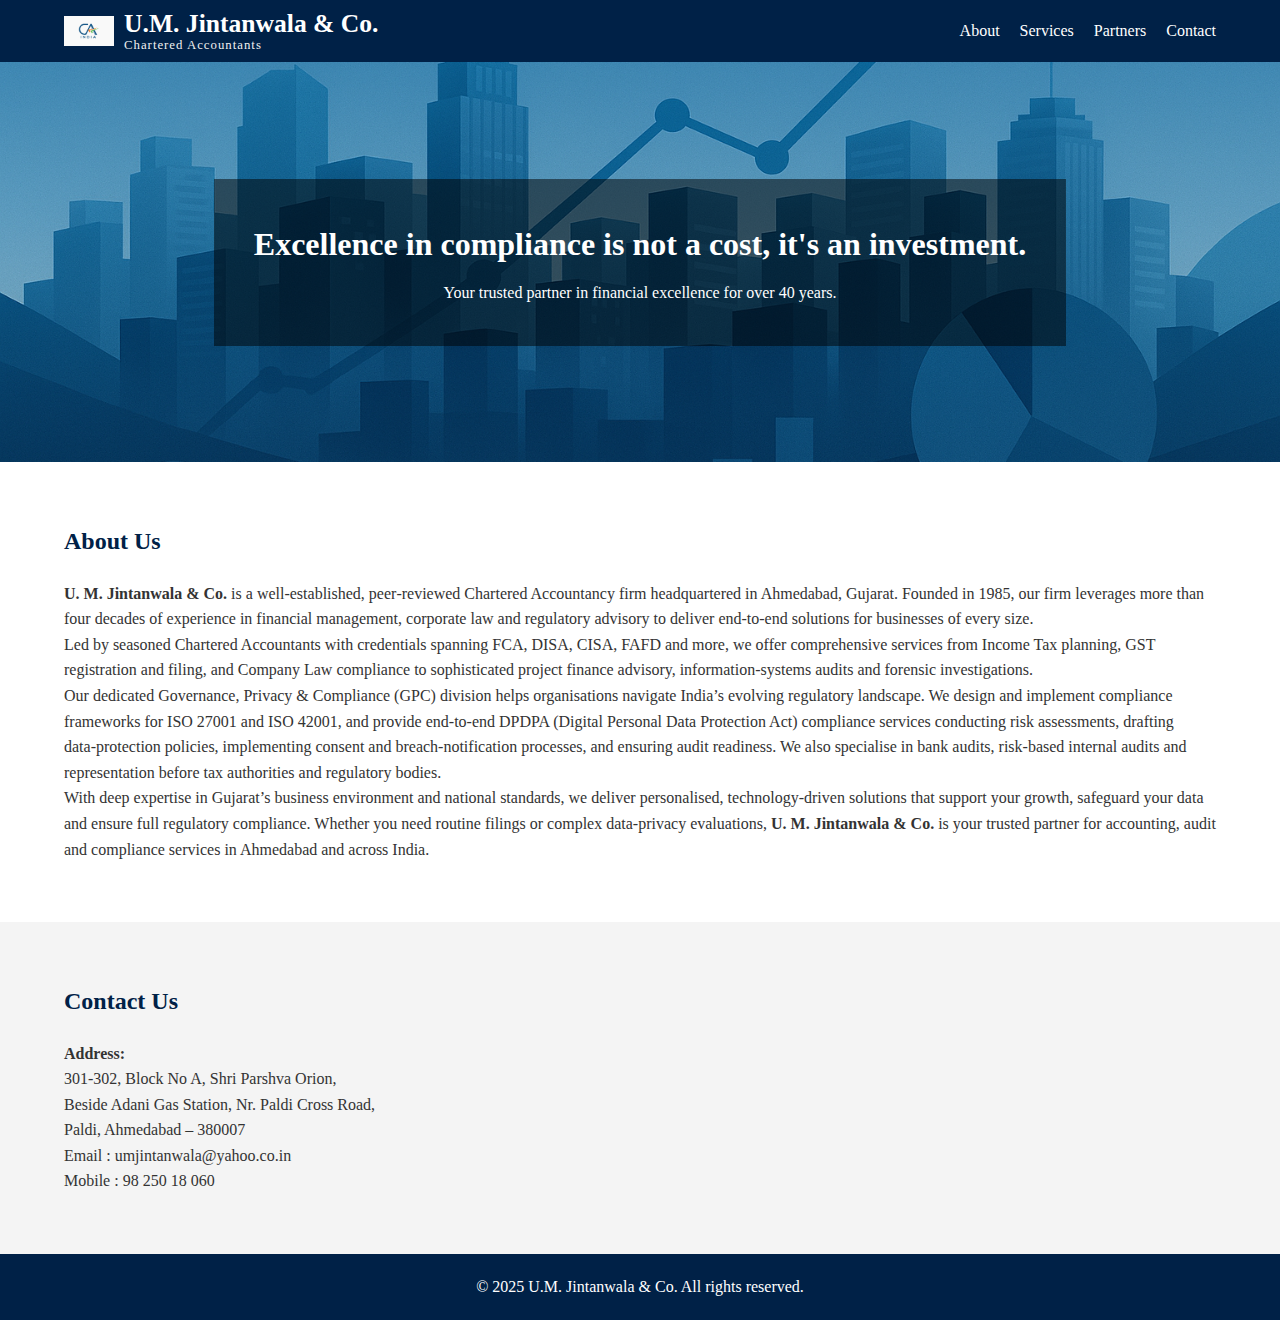
<file: index.html>
<!DOCTYPE html>
<html lang="en">
<head>
  <meta charset="UTF-8">
  <title>U.M. Jintanwala & Co. - Chartered Accountants</title>
  <link rel="stylesheet" href="styles.css">
    <link rel="icon" type="image/png" href="favicon.png">
</head>
<body>
  <header>
    <nav class="navbar">
      <div class="container">
        <div class="logo">
          <img src="calogonew.webp" alt="ICAI CA Logo" class="ca-logo">
          <div class="logo-text">
            <span class="firm-name">U.M. Jintanwala & Co.</span>
            <span class="designation">Chartered Accountants</span>
          </div>
        </div>
        <ul class="nav-links">
          <li><a href="#about">About</a></li>
                    <li><a href="services.html">Services</a></li>          <li><a href="partners.html">Partners</a></li>
          <li><a href="#contact">Contact</a></li>
        </ul>
      </div>
    </nav>
    <section class="hero">
      <div class="hero-overlay">
        <h1>Excellence in compliance is not a cost, it's an investment.</h1>
        <p>Your trusted partner in financial excellence for over 40 years.</p>
      </div>
    </section>
  </header>

  <section id="about" class="about section">
    <div class="container">
      <h2>About Us</h2>
      <p><strong>U. M. Jintanwala &amp; Co.</strong> is a well‑established, peer‑reviewed Chartered Accountancy firm headquartered in Ahmedabad, Gujarat. Founded in 1985, our firm leverages more than four decades of experience in financial management, corporate law and regulatory advisory to deliver end‑to‑end solutions for businesses of every size.</p>

<p>Led by seasoned Chartered Accountants with credentials spanning FCA, DISA, CISA, FAFD and more, we offer comprehensive services from Income Tax planning, GST registration and filing, and Company Law compliance to sophisticated project finance advisory, information‑systems audits and forensic investigations.</p>

<p>Our dedicated Governance, Privacy &amp; Compliance (GPC) division helps organisations navigate India’s evolving regulatory landscape. We design and implement compliance frameworks for ISO 27001 and ISO 42001, and provide end‑to‑end DPDPA (Digital Personal Data Protection Act) compliance services conducting risk assessments, drafting data‑protection policies, implementing consent and breach‑notification processes, and ensuring audit readiness. We also specialise in bank audits, risk‑based internal audits and representation before tax authorities and regulatory bodies.</p>

<p>With deep expertise in Gujarat’s business environment and national standards, we deliver personalised, technology‑driven solutions that support your growth, safeguard your data and ensure full regulatory compliance. Whether you need routine filings or complex data‑privacy evaluations, <strong>U. M. Jintanwala &amp; Co.</strong> is your trusted partner for accounting, audit and compliance services in Ahmedabad and across India.</p>

    </div>
  </section>

 <section id="contact" class="contact section">
    <div class="container">
      <h2>Contact Us</h2>
      <p><strong>Address:</strong><br>
        301-302, Block No A, Shri Parshva Orion,<br>
        Beside Adani Gas Station, Nr. Paldi Cross Road,<br>
        Paldi, Ahmedabad – 380007<br>
        Email : umjintanwala@yahoo.co.in<br>
        Mobile : 98 250 18 060
      </p>
    </div>
  </section>

  <footer>
    <div class="container">
      <p>&copy; 2025 U.M. Jintanwala &amp; Co. All rights reserved.</p>
    </div>
  </footer>
</body>
</html>
</file>
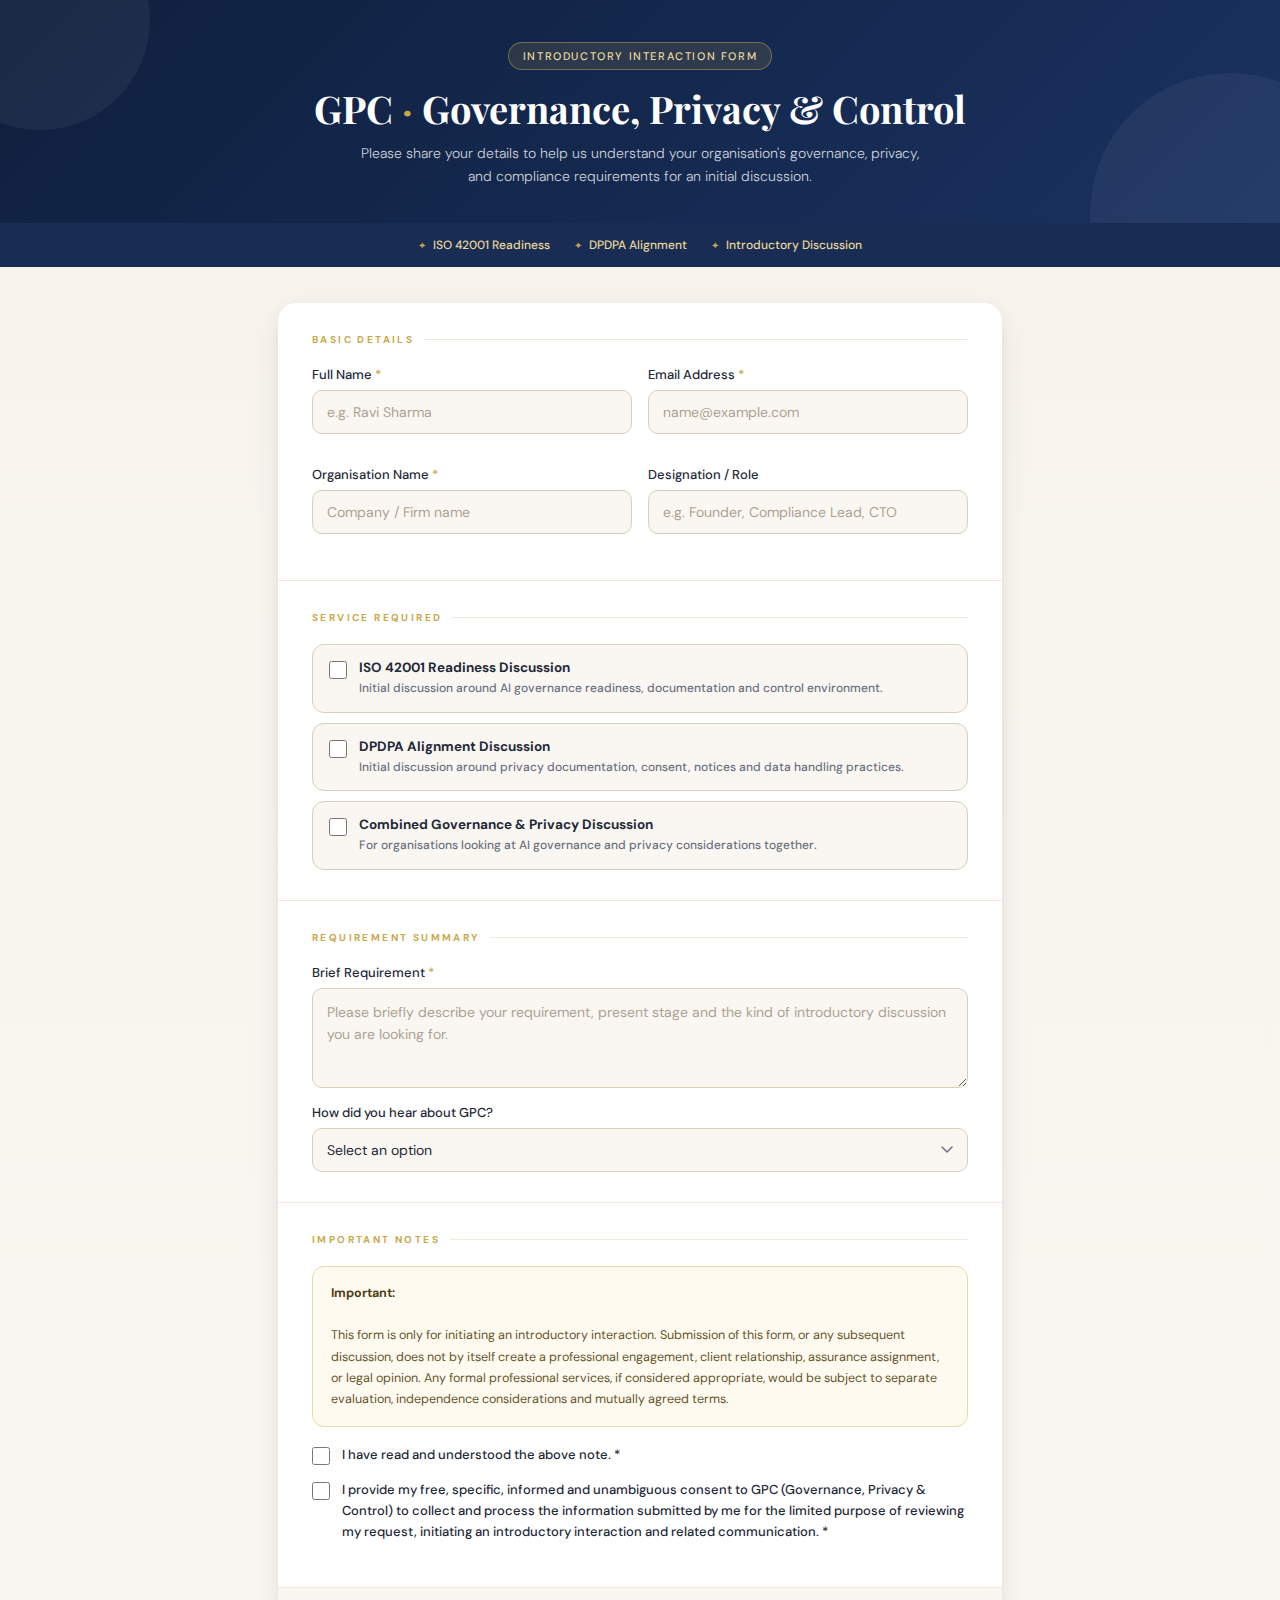
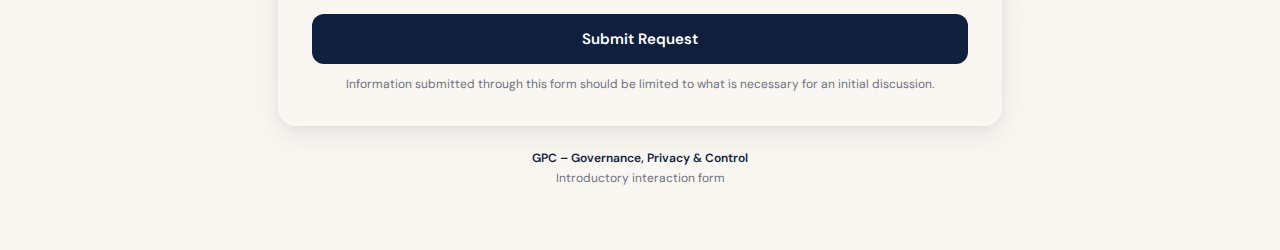
<file: GPC.html>
<!DOCTYPE html>
<html lang="en">
<head>
<meta charset="UTF-8">
<meta name="viewport" content="width=device-width, initial-scale=1.0">
<title>GPC – Introductory Interaction Form</title>
<link href="https://fonts.googleapis.com/css2?family=Playfair+Display:wght@600;700&family=DM+Sans:wght@300;400;500;700&display=swap" rel="stylesheet">
<style>
  :root {
    --navy: #0f1f3d;
    --navy-mid: #1a3260;
    --gold: #c9a84c;
    --gold-light: #ead79a;
    --cream: #faf7f2;
    --cream-dark: #f1ebdf;
    --white: #ffffff;
    --text: #1f2937;
    --text-muted: #6b7280;
    --border: #d8cfbf;
    --success: #2d7a4f;
    --error: #b94040;
    --consent-bg: #fffaf0;
    --consent-border: #ead9a4;
  }

  * { box-sizing: border-box; margin: 0; padding: 0; }

  body {
    font-family: 'DM Sans', sans-serif;
    background: linear-gradient(180deg, #f7f3ec 0%, #faf7f2 100%);
    color: var(--text);
    min-height: 100vh;
  }

  .header {
    background: linear-gradient(135deg, var(--navy) 0%, var(--navy-mid) 100%);
    padding: 42px 20px 34px;
    text-align: center;
    position: relative;
    overflow: hidden;
  }

  .header::before,
  .header::after {
    content: '';
    position: absolute;
    border-radius: 50%;
    background: rgba(255,255,255,0.05);
  }

  .header::before {
    width: 220px;
    height: 220px;
    top: -90px;
    left: -70px;
  }

  .header::after {
    width: 280px;
    height: 280px;
    right: -90px;
    bottom: -130px;
  }

  .header-inner {
    max-width: 760px;
    margin: 0 auto;
    position: relative;
    z-index: 1;
  }

  .badge {
    display: inline-block;
    padding: 6px 14px;
    margin-bottom: 16px;
    border-radius: 999px;
    border: 1px solid rgba(201,168,76,0.45);
    background: rgba(201,168,76,0.14);
    color: var(--gold-light);
    font-size: 11px;
    font-weight: 500;
    letter-spacing: 1.6px;
    text-transform: uppercase;
  }

  .header h1 {
    font-family: 'Playfair Display', serif;
    font-size: clamp(28px, 5vw, 38px);
    line-height: 1.2;
    color: var(--white);
    margin-bottom: 10px;
  }

  .header h1 span { color: var(--gold); }

  .header p {
    max-width: 560px;
    margin: 0 auto;
    color: rgba(255,255,255,0.78);
    font-size: 14px;
    line-height: 1.7;
    font-weight: 300;
  }

  .info-strip {
    background: #182c54;
    padding: 14px 18px;
    display: flex;
    justify-content: center;
    gap: 24px;
    flex-wrap: wrap;
  }

  .info-chip {
    color: var(--gold-light);
    font-size: 12px;
    font-weight: 500;
    display: flex;
    align-items: center;
    gap: 7px;
  }

  .info-chip::before {
    content: '✦';
    color: var(--gold);
    font-size: 10px;
  }

  .page-wrap {
    max-width: 760px;
    margin: 0 auto;
    padding: 36px 18px 56px;
  }

  .card {
    background: var(--white);
    border-radius: 18px;
    box-shadow: 0 10px 30px rgba(15,31,61,0.08), 0 2px 6px rgba(15,31,61,0.05);
    overflow: hidden;
  }

  .form-section {
    padding: 30px 34px;
    border-bottom: 1px solid var(--cream-dark);
  }

  .form-section:last-child {
    border-bottom: none;
  }

  .section-label {
    display: flex;
    align-items: center;
    gap: 10px;
    margin-bottom: 20px;
    color: var(--gold);
    font-size: 10px;
    font-weight: 700;
    letter-spacing: 2.4px;
    text-transform: uppercase;
  }

  .section-label::after {
    content: '';
    flex: 1;
    height: 1px;
    background: var(--cream-dark);
  }

  .field-row {
    display: grid;
    grid-template-columns: 1fr 1fr;
    gap: 16px;
    margin-bottom: 16px;
  }

  .field-row:last-child { margin-bottom: 0; }

  .field {
    display: flex;
    flex-direction: column;
    gap: 7px;
    margin-bottom: 16px;
  }

  .field:last-child { margin-bottom: 0; }

  label {
    font-size: 13px;
    font-weight: 500;
    color: var(--text);
  }

  .req {
    color: var(--gold);
  }

  input[type="text"],
  input[type="email"],
  select,
  textarea {
    width: 100%;
    border: 1.5px solid var(--border);
    border-radius: 10px;
    background: var(--cream);
    color: var(--text);
    font-family: 'DM Sans', sans-serif;
    font-size: 14px;
    padding: 12px 14px;
    outline: none;
    transition: 0.2s ease;
  }

  input::placeholder,
  textarea::placeholder { color: #aba394; }

  input:focus,
  select:focus,
  textarea:focus {
    border-color: var(--navy-mid);
    background: var(--white);
    box-shadow: 0 0 0 3px rgba(26,50,96,0.08);
  }

  textarea {
    min-height: 100px;
    resize: vertical;
    line-height: 1.6;
  }

  select {
    appearance: none;
    -webkit-appearance: none;
    background-image: url("data:image/svg+xml,%3Csvg xmlns='http://www.w3.org/2000/svg' width='12' height='8' viewBox='0 0 12 8'%3E%3Cpath d='M1 1l5 5 5-5' stroke='%236b7280' stroke-width='1.5' fill='none' stroke-linecap='round'/%3E%3C/svg%3E");
    background-repeat: no-repeat;
    background-position: right 14px center;
    padding-right: 38px;
  }

  .field-note {
    font-size: 12px;
    color: var(--text-muted);
    line-height: 1.5;
    margin-top: -2px;
  }

  .service-options {
    display: flex;
    flex-direction: column;
    gap: 10px;
  }

  .service-checkbox {
    display: flex;
    align-items: flex-start;
    gap: 12px;
    padding: 14px 16px;
    border: 1.5px solid var(--border);
    border-radius: 12px;
    background: var(--cream);
    cursor: pointer;
    transition: 0.2s ease;
  }

  .service-checkbox:hover {
    background: var(--white);
    border-color: var(--navy-mid);
  }

  .service-checkbox.checked {
    background: rgba(15,31,61,0.04);
    border-color: var(--navy);
  }

  .service-checkbox input[type="checkbox"] {
    width: 18px;
    height: 18px;
    min-width: 18px;
    margin-top: 2px;
    accent-color: var(--navy);
    cursor: pointer;
  }

  .service-checkbox-text strong {
    display: block;
    margin-bottom: 3px;
    font-size: 13.5px;
    color: var(--text);
  }

  .service-checkbox-text span {
    font-size: 12px;
    color: var(--text-muted);
    line-height: 1.55;
  }

  .consent-box {
    background: var(--consent-bg);
    border: 1.5px solid var(--consent-border);
    border-radius: 12px;
    padding: 16px 18px;
    margin-bottom: 18px;
  }

  .consent-box p {
    font-size: 12.5px;
    line-height: 1.7;
    color: #64552a;
  }

  .consent-box strong {
    color: #4f4016;
  }

  .check-row {
    display: flex;
    align-items: flex-start;
    gap: 12px;
    margin-bottom: 14px;
  }

  .check-row:last-child { margin-bottom: 0; }

  .check-row input[type="checkbox"] {
    width: 18px;
    height: 18px;
    min-width: 18px;
    margin-top: 2px;
    accent-color: var(--navy);
    cursor: pointer;
  }

  .check-row span {
    font-size: 13px;
    line-height: 1.6;
    color: var(--text);
  }

  .submit-section {
    background: var(--cream);
    padding: 26px 34px 34px;
  }

  .btn {
    width: 100%;
    border: none;
    border-radius: 12px;
    padding: 15px 20px;
    background: var(--navy);
    color: var(--white);
    font-family: 'DM Sans', sans-serif;
    font-size: 15px;
    font-weight: 600;
    cursor: pointer;
    transition: 0.2s ease;
  }

  .btn:hover {
    background: var(--navy-mid);
    transform: translateY(-1px);
    box-shadow: 0 8px 20px rgba(15,31,61,0.20);
  }

  .submit-note {
    margin-top: 12px;
    text-align: center;
    font-size: 12px;
    color: var(--text-muted);
  }

  .error-msg {
    font-size: 12px;
    color: var(--error);
    display: none;
    margin-top: 2px;
  }

  .field.has-error input,
  .field.has-error select,
  .field.has-error textarea,
  .checkbox-error {
    border-color: var(--error) !important;
  }

  .field.has-error .error-msg,
  .error-msg.show {
    display: block;
  }

  .success-screen {
    display: none;
    text-align: center;
    padding: 60px 30px;
  }

  .success-icon {
    width: 68px;
    height: 68px;
    border-radius: 50%;
    margin: 0 auto 18px;
    display: flex;
    align-items: center;
    justify-content: center;
    background: rgba(45,122,79,0.10);
    border: 2px solid rgba(45,122,79,0.25);
    color: var(--success);
    font-size: 28px;
    font-weight: 700;
  }

  .success-screen h2 {
    font-family: 'Playfair Display', serif;
    color: var(--navy);
    font-size: 28px;
    margin-bottom: 10px;
  }

  .success-screen p {
    max-width: 430px;
    margin: 0 auto;
    font-size: 14px;
    color: var(--text-muted);
    line-height: 1.7;
  }

  .footer {
    text-align: center;
    padding: 22px 10px 6px;
    color: var(--text-muted);
    font-size: 12px;
    line-height: 1.7;
  }

  .footer strong {
    color: var(--navy);
    font-weight: 600;
  }

  @media (max-width: 640px) {
    .form-section,
    .submit-section {
      padding-left: 20px;
      padding-right: 20px;
    }

    .field-row {
      grid-template-columns: 1fr;
      gap: 0;
    }

    .info-strip {
      gap: 12px;
    }
  }
</style>
</head>
<body>

<div class="header">
  <div class="header-inner">
    <div class="badge">Introductory Interaction Form</div>
    <h1>GPC <span>·</span> Governance, Privacy &amp; Control</h1>
    <p>
      Please share your details to help us understand your organisation's governance, privacy,
      and compliance requirements for an initial discussion.
    </p>
  </div>
</div>

<div class="info-strip">
  <div class="info-chip">ISO 42001 Readiness</div>
  <div class="info-chip">DPDPA Alignment</div>
  <div class="info-chip">Introductory Discussion</div>
</div>

<div class="page-wrap">
  <div class="card">
    <form id="gpcForm" action="https://formspree.io/f/xeepqdep" method="POST" novalidate>
      <div class="form-section">
        <div class="section-label">Basic Details</div>

        <div class="field-row">
          <div class="field" id="field-name">
            <label for="name">Full Name <span class="req">*</span></label>
            <input type="text" id="name" name="name" placeholder="e.g. Ravi Sharma">
            <div class="error-msg">Please enter your full name.</div>
          </div>

          <div class="field" id="field-email">
            <label for="email">Email Address <span class="req">*</span></label>
            <input type="email" id="email" name="email" placeholder="name@example.com">
            <div class="error-msg">Please enter a valid email address.</div>
          </div>
        </div>

        <div class="field-row">
          <div class="field" id="field-org">
            <label for="org">Organisation Name <span class="req">*</span></label>
            <input type="text" id="org" name="org" placeholder="Company / Firm name">
            <div class="error-msg">Please enter your organisation name.</div>
          </div>

          <div class="field" id="field-role">
            <label for="role">Designation / Role</label>
            <input type="text" id="role" name="role" placeholder="e.g. Founder, Compliance Lead, CTO">
          </div>
        </div>
      </div>

      <div class="form-section">
        <div class="section-label">Service Required</div>

        <div class="service-options" id="serviceOptions">
          <label class="service-checkbox" id="svc-iso">
            <input type="checkbox" name="service" value="ISO 42001 Readiness Discussion" onchange="toggleService('svc-iso', this)">
            <div class="service-checkbox-text">
              <strong>ISO 42001 Readiness Discussion</strong>
              <span>Initial discussion around AI governance readiness, documentation and control environment.</span>
            </div>
          </label>

          <label class="service-checkbox" id="svc-dpdpa">
            <input type="checkbox" name="service" value="DPDPA Alignment Discussion" onchange="toggleService('svc-dpdpa', this)">
            <div class="service-checkbox-text">
              <strong>DPDPA Alignment Discussion</strong>
              <span>Initial discussion around privacy documentation, consent, notices and data handling practices.</span>
            </div>
          </label>

          <label class="service-checkbox" id="svc-combined">
            <input type="checkbox" name="service" value="Combined Governance and Privacy Discussion" onchange="toggleService('svc-combined', this)">
            <div class="service-checkbox-text">
              <strong>Combined Governance &amp; Privacy Discussion</strong>
              <span>For organisations looking at AI governance and privacy considerations together.</span>
            </div>
          </label>
        </div>

        <div class="error-msg" id="service-error" style="margin-top:8px;">Please select at least one service.</div>
      </div>

      <div class="form-section">
        <div class="section-label">Requirement Summary</div>

        <div class="field" id="field-req">
          <label for="req">Brief Requirement <span class="req">*</span></label>
          <textarea id="req" name="req" placeholder="Please briefly describe your requirement, present stage and the kind of introductory discussion you are looking for."></textarea>
          <div class="error-msg">Please enter a brief requirement.</div>
        </div>

        <div class="field" id="field-source">
          <label for="source">How did you hear about GPC?</label>
          <select id="source" name="source">
            <option value="">Select an option</option>
            <option>LinkedIn</option>
            <option>Referral</option>
            <option>Website</option>
            <option>Professional Network</option>
            <option>Other</option>
          </select>
        </div>
      </div>

      <div class="form-section">
        <div class="section-label">Important Notes</div>

        <div class="consent-box">
          <p>
            <strong>Important:</strong><br><br>
            This form is only for initiating an introductory interaction. Submission of this form,
            or any subsequent discussion, does not by itself create a professional engagement,
            client relationship, assurance assignment, or legal opinion. Any formal professional
            services, if considered appropriate, would be subject to separate evaluation,
            independence considerations and mutually agreed terms.
          </p>
        </div>

        <label class="check-row" id="agreeRow">
          <input type="checkbox" id="agree" name="agree">
          <span>I have read and understood the above note. <span class="req">*</span></span>
        </label>
        <div class="error-msg" id="agree-error">Please confirm that you have read the above note.</div>

        <label class="check-row" id="consentRow">
          <input type="checkbox" id="consent" name="consent">
          <span>
            I provide my free, specific, informed and unambiguous consent to GPC (Governance, Privacy &amp; Control)
            to collect and process the information submitted by me for the limited purpose of reviewing my request,
            initiating an introductory interaction and related communication. <span class="req">*</span>
          </span>
        </label>
        <div class="error-msg" id="consent-error">Please provide consent to proceed.</div>
      </div>

      <div class="submit-section">
        <button type="submit" class="btn">Submit Request</button>
        <div class="submit-note">Information submitted through this form should be limited to what is necessary for an initial discussion.</div>
      </div>
    </form>

    <div class="success-screen" id="successScreen">
      <div class="success-icon">✓</div>
      <h2>Request Received</h2>
      <p>
        Thank you for sharing your details. We will review your request and reach out,
        if appropriate, for an introductory interaction.
      </p>
    </div>
  </div>

  <div class="footer">
    <strong>GPC – Governance, Privacy &amp; Control</strong><br>
    Introductory interaction form
  </div>
</div>

<script>
  function toggleService(id, checkbox) {
    document.getElementById(id).classList.toggle('checked', checkbox.checked);
    document.getElementById('service-error').classList.remove('show');
  }

  function validateField(id, isValid) {
    const field = document.getElementById('field-' + id);
    if (!field) return isValid;
    field.classList.toggle('has-error', !isValid);
    return isValid;
  }

  function validateCheckbox(rowId, errorId, isChecked) {
    const row = document.getElementById(rowId);
    const error = document.getElementById(errorId);

    if (!isChecked) {
      row.classList.add('checkbox-error');
      error.classList.add('show');
    } else {
      row.classList.remove('checkbox-error');
      error.classList.remove('show');
    }

    return isChecked;
  }

  document.getElementById('gpcForm').addEventListener('submit', function(e) {
    

    let valid = true;

    valid = validateField('org', document.getElementById('org').value.trim() !== '') && valid;

    const email = document.getElementById('email').value.trim();
    const emailOk = /^[^\s@]+@[^\s@]+\.[^\s@]+$/.test(email);
    valid = validateField('email', emailOk) && valid;

    valid = validateField('req', document.getElementById('req').value.trim() !== '') && valid;

    const services = document.querySelectorAll('input[name="service"]:checked');
    const serviceError = document.getElementById('service-error');
    if (services.length === 0) {
      serviceError.classList.add('show');
      valid = false;
    } else {
      serviceError.classList.remove('show');
    }

    valid = validateCheckbox('agreeRow', 'agree-error', document.getElementById('agree').checked) && valid;
    valid = validateCheckbox('consentRow', 'consent-error', document.getElementById('consent').checked) && valid;

    if (!valid) {
      const firstError = document.querySelector('.has-error, .error-msg.show');
      if (firstError) {
        firstError.scrollIntoView({ behavior: 'smooth', block: 'center' });
      }
            e.preventDefault();
      return;
    }


  });
</script>

</body>
</html>
</file>
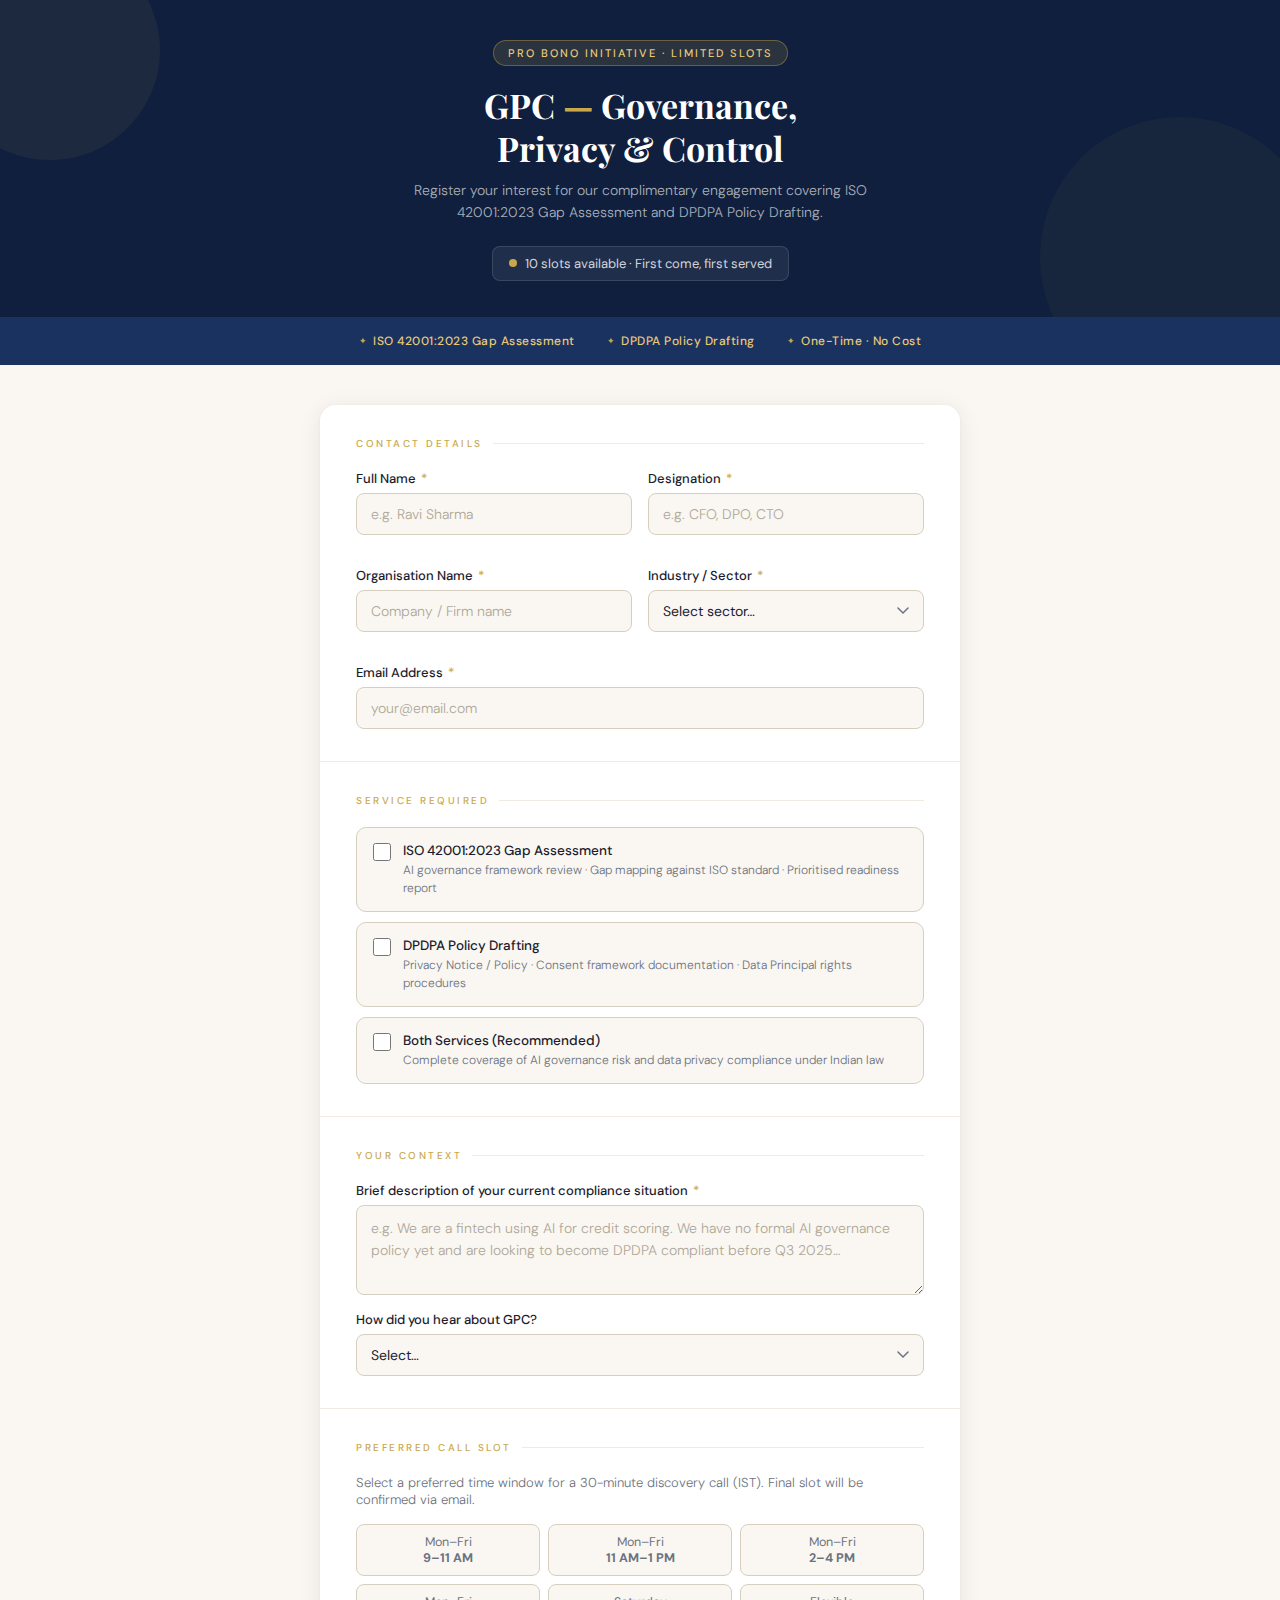
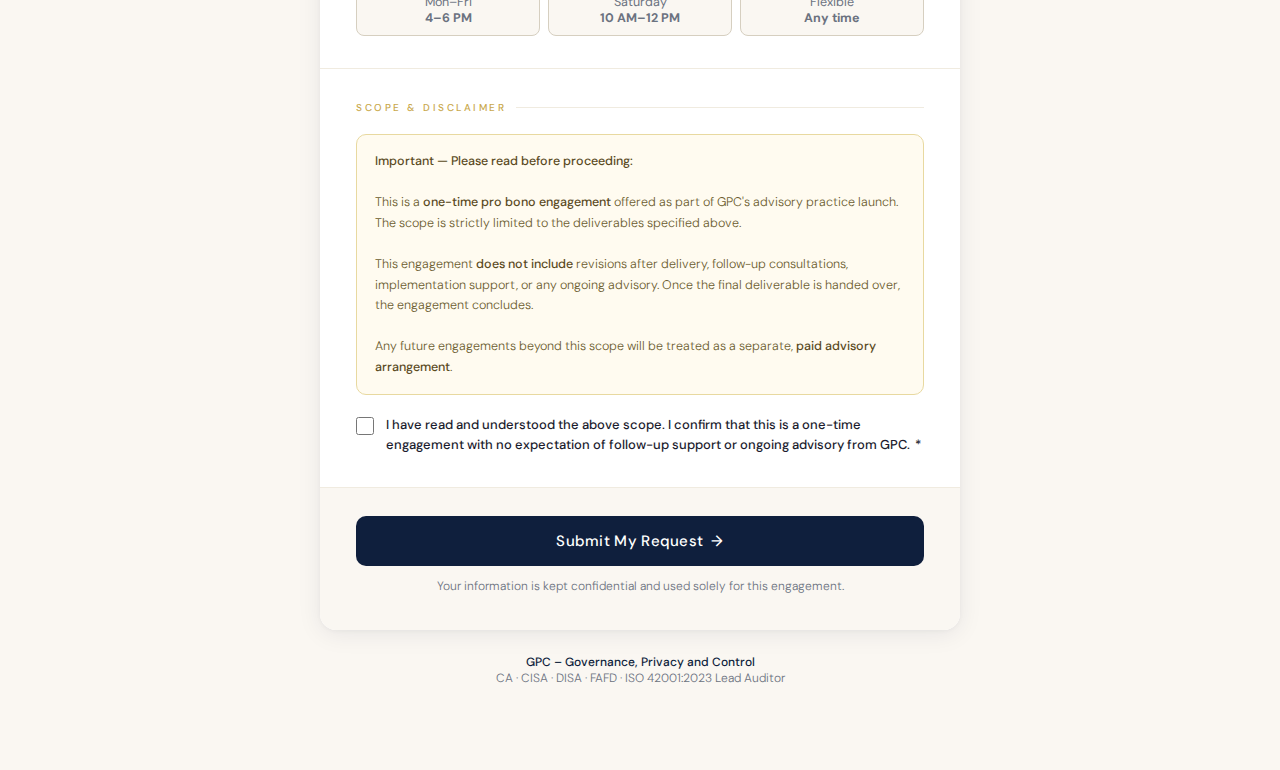
<file: gpc_intake_form.html>
<!DOCTYPE html>
<html lang="en">
<head>
<meta charset="UTF-8">
<meta name="viewport" content="width=device-width, initial-scale=1.0">
<title>GPC – Pro Bono Engagement Form</title>
<link href="https://fonts.googleapis.com/css2?family=Playfair+Display:wght@400;600;700&family=DM+Sans:wght@300;400;500&display=swap" rel="stylesheet">
<style>
  :root {
    --navy: #0f1f3d;
    --navy-mid: #1a3260;
    --gold: #c9a84c;
    --gold-light: #e8c97a;
    --cream: #faf7f2;
    --cream-dark: #f0ebe0;
    --text: #1c1c2e;
    --text-muted: #6b7280;
    --border: #d6cfc0;
    --success: #2d7a4f;
    --error: #b94040;
    --white: #ffffff;
  }

  * { margin: 0; padding: 0; box-sizing: border-box; }

  body {
    font-family: 'DM Sans', sans-serif;
    background: var(--cream);
    color: var(--text);
    min-height: 100vh;
  }

  /* Header */
  .header {
    background: var(--navy);
    padding: 40px 24px 36px;
    text-align: center;
    position: relative;
    overflow: hidden;
  }

  .header::before {
    content: '';
    position: absolute;
    top: -60px; left: -60px;
    width: 220px; height: 220px;
    border-radius: 50%;
    background: rgba(201,168,76,0.08);
  }

  .header::after {
    content: '';
    position: absolute;
    bottom: -80px; right: -40px;
    width: 280px; height: 280px;
    border-radius: 50%;
    background: rgba(201,168,76,0.05);
  }

  .header-inner { position: relative; z-index: 1; max-width: 640px; margin: 0 auto; }

  .badge {
    display: inline-block;
    background: rgba(201,168,76,0.15);
    border: 1px solid rgba(201,168,76,0.4);
    color: var(--gold-light);
    font-size: 11px;
    font-weight: 500;
    letter-spacing: 2px;
    text-transform: uppercase;
    padding: 5px 14px;
    border-radius: 20px;
    margin-bottom: 18px;
  }

  .header h1 {
    font-family: 'Playfair Display', serif;
    color: var(--white);
    font-size: clamp(24px, 5vw, 34px);
    font-weight: 700;
    line-height: 1.25;
    margin-bottom: 10px;
  }

  .header h1 span { color: var(--gold); }

  .header p {
    color: rgba(255,255,255,0.65);
    font-size: 14px;
    font-weight: 300;
    line-height: 1.6;
    max-width: 480px;
    margin: 0 auto 22px;
  }

  .slots-bar {
    display: inline-flex;
    align-items: center;
    gap: 8px;
    background: rgba(255,255,255,0.07);
    border: 1px solid rgba(255,255,255,0.12);
    border-radius: 8px;
    padding: 8px 16px;
    font-size: 13px;
    color: rgba(255,255,255,0.8);
  }

  .slots-dot {
    width: 8px; height: 8px;
    border-radius: 50%;
    background: var(--gold);
    animation: pulse 1.8s infinite;
  }

  @keyframes pulse {
    0%, 100% { opacity: 1; transform: scale(1); }
    50% { opacity: 0.5; transform: scale(0.85); }
  }

  /* Services */
  .services-strip {
    background: var(--navy-mid);
    padding: 16px 24px;
    display: flex;
    justify-content: center;
    gap: 32px;
    flex-wrap: wrap;
  }

  .service-tag {
    color: var(--gold-light);
    font-size: 12px;
    font-weight: 500;
    letter-spacing: 0.5px;
    display: flex;
    align-items: center;
    gap: 6px;
  }

  .service-tag::before {
    content: '✦';
    font-size: 9px;
    color: var(--gold);
  }

  /* Form container */
  .container {
    max-width: 680px;
    margin: 0 auto;
    padding: 40px 20px 60px;
  }

  .form-card {
    background: var(--white);
    border-radius: 16px;
    box-shadow: 0 4px 24px rgba(15,31,61,0.08), 0 1px 4px rgba(15,31,61,0.04);
    overflow: hidden;
  }

  .form-section {
    padding: 32px 36px;
    border-bottom: 1px solid var(--cream-dark);
  }

  .form-section:last-of-type { border-bottom: none; }

  .section-label {
    font-size: 10px;
    font-weight: 500;
    letter-spacing: 2.5px;
    text-transform: uppercase;
    color: var(--gold);
    margin-bottom: 20px;
    display: flex;
    align-items: center;
    gap: 10px;
  }

  .section-label::after {
    content: '';
    flex: 1;
    height: 1px;
    background: var(--cream-dark);
  }

  .field-row {
    display: grid;
    grid-template-columns: 1fr 1fr;
    gap: 16px;
    margin-bottom: 16px;
  }

  .field-row.full { grid-template-columns: 1fr; }

  .field {
    display: flex;
    flex-direction: column;
    gap: 6px;
    margin-bottom: 16px;
  }

  .field:last-child { margin-bottom: 0; }

  label {
    font-size: 13px;
    font-weight: 500;
    color: var(--text);
  }

  label .req {
    color: var(--gold);
    margin-left: 2px;
  }

  input[type="text"],
  input[type="email"],
  select,
  textarea {
    font-family: 'DM Sans', sans-serif;
    font-size: 14px;
    color: var(--text);
    background: var(--cream);
    border: 1.5px solid var(--border);
    border-radius: 8px;
    padding: 11px 14px;
    transition: border-color 0.2s, box-shadow 0.2s, background 0.2s;
    outline: none;
    width: 100%;
    -webkit-appearance: none;
  }

  input::placeholder, textarea::placeholder { color: #b0a898; font-weight: 300; }

  input:focus, select:focus, textarea:focus {
    border-color: var(--navy-mid);
    background: var(--white);
    box-shadow: 0 0 0 3px rgba(26,50,96,0.08);
  }

  textarea { resize: vertical; min-height: 90px; line-height: 1.6; }

  select {
    background-image: url("data:image/svg+xml,%3Csvg xmlns='http://www.w3.org/2000/svg' width='12' height='8' viewBox='0 0 12 8'%3E%3Cpath d='M1 1l5 5 5-5' stroke='%236b7280' stroke-width='1.5' fill='none' stroke-linecap='round'/%3E%3C/svg%3E");
    background-repeat: no-repeat;
    background-position: right 14px center;
    padding-right: 36px;
    cursor: pointer;
  }

  /* Service checkboxes */
  .service-options { display: flex; flex-direction: column; gap: 10px; }

  .service-checkbox {
    display: flex;
    align-items: flex-start;
    gap: 12px;
    padding: 14px 16px;
    border: 1.5px solid var(--border);
    border-radius: 10px;
    cursor: pointer;
    transition: border-color 0.2s, background 0.2s;
    background: var(--cream);
  }

  .service-checkbox:hover { border-color: var(--navy-mid); background: var(--white); }

  .service-checkbox input[type="checkbox"] {
    width: 18px; height: 18px;
    min-width: 18px;
    margin-top: 1px;
    accent-color: var(--navy);
    cursor: pointer;
    border-radius: 4px;
    background: transparent;
    border: 1.5px solid var(--border);
    padding: 0;
  }

  .service-checkbox.checked {
    border-color: var(--navy);
    background: rgba(15,31,61,0.03);
  }

  .service-checkbox-text strong {
    display: block;
    font-size: 13.5px;
    font-weight: 500;
    color: var(--text);
    margin-bottom: 2px;
  }

  .service-checkbox-text span {
    font-size: 12px;
    color: var(--text-muted);
    font-weight: 300;
    line-height: 1.5;
  }

  /* Slot selector */
  .slot-grid {
    display: grid;
    grid-template-columns: repeat(3, 1fr);
    gap: 8px;
  }

  .slot-btn {
    padding: 9px 6px;
    border: 1.5px solid var(--border);
    border-radius: 8px;
    background: var(--cream);
    font-family: 'DM Sans', sans-serif;
    font-size: 12.5px;
    color: var(--text-muted);
    cursor: pointer;
    text-align: center;
    transition: all 0.15s;
  }

  .slot-btn:hover { border-color: var(--navy-mid); color: var(--navy); background: var(--white); }
  .slot-btn.selected { border-color: var(--navy); background: var(--navy); color: var(--white); font-weight: 500; }

  /* Disclaimer */
  .disclaimer-box {
    background: #fffbf0;
    border: 1.5px solid #e8d9a0;
    border-radius: 10px;
    padding: 16px 18px;
    margin-bottom: 20px;
  }

  .disclaimer-box p {
    font-size: 12.5px;
    color: #6b5c2e;
    line-height: 1.65;
    font-weight: 300;
  }

  .disclaimer-box strong { font-weight: 500; color: #5a4a1e; }

  .accept-row {
    display: flex;
    align-items: flex-start;
    gap: 12px;
    cursor: pointer;
  }

  .accept-row input[type="checkbox"] {
    width: 18px; height: 18px;
    min-width: 18px;
    margin-top: 2px;
    accent-color: var(--navy);
    cursor: pointer;
    background: transparent;
    border: 1.5px solid var(--border);
    padding: 0;
  }

  .accept-row span {
    font-size: 13px;
    color: var(--text);
    line-height: 1.55;
  }

  .accept-row span strong { font-weight: 500; }

  /* Submit */
  .submit-section { padding: 28px 36px 36px; background: var(--cream); }

  .submit-btn {
    width: 100%;
    padding: 15px 24px;
    background: var(--navy);
    color: var(--white);
    font-family: 'DM Sans', sans-serif;
    font-size: 15px;
    font-weight: 500;
    border: none;
    border-radius: 10px;
    cursor: pointer;
    transition: background 0.2s, transform 0.15s, box-shadow 0.2s;
    letter-spacing: 0.3px;
    position: relative;
    overflow: hidden;
  }

  .submit-btn:hover {
    background: var(--navy-mid);
    box-shadow: 0 6px 20px rgba(15,31,61,0.25);
    transform: translateY(-1px);
  }

  .submit-btn:active { transform: translateY(0); }

  .submit-btn::after {
    content: '→';
    margin-left: 8px;
    transition: transform 0.2s;
    display: inline-block;
  }

  .submit-btn:hover::after { transform: translateX(4px); }

  .submit-note {
    text-align: center;
    margin-top: 12px;
    font-size: 12px;
    color: var(--text-muted);
    font-weight: 300;
  }

  /* Success state */
  .success-screen {
    display: none;
    text-align: center;
    padding: 60px 36px;
  }

  .success-icon {
    width: 64px; height: 64px;
    border-radius: 50%;
    background: rgba(45,122,79,0.1);
    border: 2px solid rgba(45,122,79,0.3);
    display: flex;
    align-items: center;
    justify-content: center;
    margin: 0 auto 20px;
    font-size: 26px;
  }

  .success-screen h2 {
    font-family: 'Playfair Display', serif;
    font-size: 24px;
    color: var(--navy);
    margin-bottom: 10px;
  }

  .success-screen p {
    font-size: 14px;
    color: var(--text-muted);
    font-weight: 300;
    line-height: 1.65;
    max-width: 380px;
    margin: 0 auto;
  }

  /* Error messages */
  .error-msg {
    font-size: 12px;
    color: var(--error);
    margin-top: 4px;
    display: none;
  }

  .field.has-error input,
  .field.has-error select,
  .field.has-error textarea {
    border-color: var(--error);
  }

  .field.has-error .error-msg { display: block; }

  /* Footer */
  .footer {
    text-align: center;
    padding: 24px;
    font-size: 12px;
    color: var(--text-muted);
    font-weight: 300;
  }

  .footer strong { color: var(--navy); font-weight: 500; }

  @media (max-width: 560px) {
    .form-section { padding: 24px 20px; }
    .submit-section { padding: 24px 20px 32px; }
    .field-row { grid-template-columns: 1fr; gap: 0; }
    .slot-grid { grid-template-columns: repeat(2, 1fr); }
    .services-strip { gap: 16px; }
  }
</style>
</head>
<body>

<!-- Header -->
<div class="header">
  <div class="header-inner">
    <div class="badge">Pro Bono Initiative · Limited Slots</div>
    <h1>GPC <span>—</span> Governance,<br>Privacy & Control</h1>
    <p>Register your interest for our complimentary engagement covering ISO 42001:2023 Gap Assessment and DPDPA Policy Drafting.</p>
    <div class="slots-bar">
      <div class="slots-dot"></div>
      <span>10 slots available · First come, first served</span>
    </div>
  </div>
</div>

<!-- Services strip -->
<div class="services-strip">
  <div class="service-tag">ISO 42001:2023 Gap Assessment</div>
  <div class="service-tag">DPDPA Policy Drafting</div>
  <div class="service-tag">One-Time · No Cost</div>
</div>

<!-- Form -->
<div class="container">
  <div class="form-card">
    <form id="gpcForm" novalidate>

      <!-- Section 1: Contact Details -->
      <div class="form-section">
        <div class="section-label">Contact Details</div>

        <div class="field-row">
          <div class="field" id="field-name">
            <label for="name">Full Name <span class="req">*</span></label>
            <input type="text" id="name" name="name" placeholder="e.g. Ravi Sharma">
            <span class="error-msg">Please enter your full name.</span>
          </div>
          <div class="field" id="field-designation">
            <label for="designation">Designation <span class="req">*</span></label>
            <input type="text" id="designation" name="designation" placeholder="e.g. CFO, DPO, CTO">
            <span class="error-msg">Please enter your designation.</span>
          </div>
        </div>

        <div class="field-row">
          <div class="field" id="field-org">
            <label for="org">Organisation Name <span class="req">*</span></label>
            <input type="text" id="org" name="org" placeholder="Company / Firm name">
            <span class="error-msg">Please enter your organisation name.</span>
          </div>
          <div class="field" id="field-industry">
            <label for="industry">Industry / Sector <span class="req">*</span></label>
            <select id="industry" name="industry">
              <option value="">Select sector…</option>
              <option>Banking & Financial Services</option>
              <option>Fintech / Payments</option>
              <option>Healthcare & Pharma</option>
              <option>Information Technology</option>
              <option>SaaS / Product</option>
              <option>E-commerce / Retail</option>
              <option>Manufacturing</option>
              <option>Legal / Consulting</option>
              <option>Education / EdTech</option>
              <option>Government / PSU</option>
              <option>Other</option>
            </select>
            <span class="error-msg">Please select your industry.</span>
          </div>
        </div>

        <div class="field" id="field-email">
          <label for="email">Email Address <span class="req">*</span></label>
          <input type="email" id="email" name="email" placeholder="your@email.com">
          <span class="error-msg">Please enter a valid email address.</span>
        </div>
      </div>

      <!-- Section 2: Service Selection -->
      <div class="form-section">
        <div class="section-label">Service Required</div>

        <div class="service-options" id="serviceOptions">
          <label class="service-checkbox" id="svc-iso">
            <input type="checkbox" name="service" value="ISO 42001:2023 Gap Assessment" onchange="toggleService('svc-iso', this)">
            <div class="service-checkbox-text">
              <strong>ISO 42001:2023 Gap Assessment</strong>
              <span>AI governance framework review · Gap mapping against ISO standard · Prioritised readiness report</span>
            </div>
          </label>

          <label class="service-checkbox" id="svc-dpdpa">
            <input type="checkbox" name="service" value="DPDPA Policy Drafting" onchange="toggleService('svc-dpdpa', this)">
            <div class="service-checkbox-text">
              <strong>DPDPA Policy Drafting</strong>
              <span>Privacy Notice / Policy · Consent framework documentation · Data Principal rights procedures</span>
            </div>
          </label>

          <label class="service-checkbox" id="svc-both">
            <input type="checkbox" name="service" value="Both Services" onchange="toggleService('svc-both', this)">
            <div class="service-checkbox-text">
              <strong>Both Services (Recommended)</strong>
              <span>Complete coverage of AI governance risk and data privacy compliance under Indian law</span>
            </div>
          </label>
        </div>
        <span class="error-msg" id="service-error" style="display:none; margin-top:8px;">Please select at least one service.</span>
      </div>

      <!-- Section 3: Context -->
      <div class="form-section">
        <div class="section-label">Your Context</div>

        <div class="field" id="field-situation">
          <label for="situation">Brief description of your current compliance situation <span class="req">*</span></label>
          <textarea id="situation" name="situation" placeholder="e.g. We are a fintech using AI for credit scoring. We have no formal AI governance policy yet and are looking to become DPDPA compliant before Q3 2025…"></textarea>
          <span class="error-msg">Please briefly describe your situation.</span>
        </div>

        <div class="field" id="field-referral">
          <label for="referral">How did you hear about GPC?</label>
          <select id="referral" name="referral">
            <option value="">Select…</option>
            <option>LinkedIn Page – GPC</option>
            <option>LinkedIn Post</option>
            <option>Personal Referral</option>
            <option>Other</option>
          </select>
        </div>
      </div>

      <!-- Section 4: Preferred Slot -->
      <div class="form-section">
        <div class="section-label">Preferred Call Slot</div>
        <p style="font-size:13px; color:var(--text-muted); margin-bottom:16px; font-weight:300;">Select a preferred time window for a 30-minute discovery call (IST). Final slot will be confirmed via email.</p>

        <div class="slot-grid" id="slotGrid">
          <button type="button" class="slot-btn" onclick="selectSlot(this, 'Mon–Fri, 9–11 AM')">Mon–Fri<br><strong>9–11 AM</strong></button>
          <button type="button" class="slot-btn" onclick="selectSlot(this, 'Mon–Fri, 11 AM–1 PM')">Mon–Fri<br><strong>11 AM–1 PM</strong></button>
          <button type="button" class="slot-btn" onclick="selectSlot(this, 'Mon–Fri, 2–4 PM')">Mon–Fri<br><strong>2–4 PM</strong></button>
          <button type="button" class="slot-btn" onclick="selectSlot(this, 'Mon–Fri, 4–6 PM')">Mon–Fri<br><strong>4–6 PM</strong></button>
          <button type="button" class="slot-btn" onclick="selectSlot(this, 'Sat, 10 AM–12 PM')">Saturday<br><strong>10 AM–12 PM</strong></button>
          <button type="button" class="slot-btn" onclick="selectSlot(this, 'Flexible / Any time')">Flexible<br><strong>Any time</strong></button>
        </div>
        <input type="hidden" id="slot" name="slot" value="">
      </div>

      <!-- Section 5: Disclaimer -->
      <div class="form-section">
        <div class="section-label">Scope & Disclaimer</div>

        <div class="disclaimer-box">
          <p>
            <strong>Important — Please read before proceeding:</strong><br><br>
            This is a <strong>one-time pro bono engagement</strong> offered as part of GPC's advisory practice launch. The scope is strictly limited to the deliverables specified above.<br><br>
            This engagement <strong>does not include</strong> revisions after delivery, follow-up consultations, implementation support, or any ongoing advisory. Once the final deliverable is handed over, the engagement concludes.<br><br>
            Any future engagements beyond this scope will be treated as a separate, <strong>paid advisory arrangement</strong>.
          </p>
        </div>

        <label class="accept-row" id="disclaimerLabel">
          <input type="checkbox" id="disclaimer" name="disclaimer" onchange="validateDisclaimer()">
          <span>I have read and understood the above scope. I confirm that this is a <strong>one-time engagement</strong> with no expectation of follow-up support or ongoing advisory from GPC. <span class="req">*</span></span>
        </label>
        <span class="error-msg" id="disclaimer-error" style="margin-top:8px;">You must accept the disclaimer to proceed.</span>
      </div>

      <!-- Submit -->
      <div class="submit-section">
        <button type="submit" class="submit-btn">Submit My Request</button>
        <p class="submit-note">Your information is kept confidential and used solely for this engagement.</p>
      </div>

    </form>

    <!-- Success -->
    <div class="success-screen" id="successScreen">
      <div class="success-icon">✓</div>
      <h2>Request Received!</h2>
      <p>Thank you for registering your interest. We will review your submission and reach out within <strong>2 business days</strong> to confirm your slot and schedule the discovery call.</p>
      <br>
      <p style="font-size:12px; color:#9ca3af;">GPC – Governance, Privacy and Control</p>
    </div>

  </div>

  <div class="footer">
    <strong>GPC – Governance, Privacy and Control</strong><br>
    CA · CISA · DISA · FAFD · ISO 42001:2023 Lead Auditor
  </div>
</div>

<script>
  let selectedSlot = '';

  function toggleService(id, checkbox) {
    document.getElementById(id).classList.toggle('checked', checkbox.checked);
    document.getElementById('service-error').style.display = 'none';
  }

  function selectSlot(btn, value) {
    document.querySelectorAll('.slot-btn').forEach(b => b.classList.remove('selected'));
    btn.classList.add('selected');
    selectedSlot = value;
    document.getElementById('slot').value = value;
  }

  function validateDisclaimer() {
    const checked = document.getElementById('disclaimer').checked;
    document.getElementById('disclaimer-error').style.display = checked ? 'none' : 'block';
  }

  function validateField(id, check) {
    const fieldEl = document.getElementById('field-' + id);
    if (!fieldEl) return check;
    if (!check) fieldEl.classList.add('has-error');
    else fieldEl.classList.remove('has-error');
    return check;
  }

  document.getElementById('gpcForm').addEventListener('submit', function(e) {
    e.preventDefault();
    let valid = true;

    valid = validateField('name', document.getElementById('name').value.trim() !== '') && valid;
    valid = validateField('designation', document.getElementById('designation').value.trim() !== '') && valid;
    valid = validateField('org', document.getElementById('org').value.trim() !== '') && valid;
    valid = validateField('industry', document.getElementById('industry').value !== '') && valid;

    const email = document.getElementById('email').value.trim();
    const emailOk = /^[^\s@]+@[^\s@]+\.[^\s@]+$/.test(email);
    valid = validateField('email', emailOk) && valid;

    const services = document.querySelectorAll('input[name="service"]:checked');
    if (services.length === 0) {
      document.getElementById('service-error').style.display = 'block';
      valid = false;
    } else {
      document.getElementById('service-error').style.display = 'none';
    }

    valid = validateField('situation', document.getElementById('situation').value.trim() !== '') && valid;

    const disclaimer = document.getElementById('disclaimer').checked;
    if (!disclaimer) {
      document.getElementById('disclaimer-error').style.display = 'block';
      valid = false;
    } else {
      document.getElementById('disclaimer-error').style.display = 'none';
    }

    if (!valid) {
      const firstError = document.querySelector('.has-error, [style*="block"]');
      if (firstError) firstError.scrollIntoView({ behavior: 'smooth', block: 'center' });
      return;
    }

    // All valid — collect data and submit to Formspree
    const selectedServices = Array.from(services).map(s => s.value).join(', ');

    const formData = {
      'Full Name': document.getElementById('name').value.trim(),
      'Designation': document.getElementById('designation').value.trim(),
      'Organisation': document.getElementById('org').value.trim(),
      'Industry / Sector': document.getElementById('industry').value,
      'Email': email,
      'Services Required': selectedServices,
      'Current Compliance Situation': document.getElementById('situation').value.trim(),
      'How they heard about GPC': document.getElementById('referral').value || 'Not specified',
      'Preferred Call Slot': selectedSlot || 'Not specified',
      'Disclaimer Accepted': 'Yes — one-time scope acknowledged'
    };

    const submitBtn = document.querySelector('.submit-btn');
    submitBtn.textContent = 'Submitting…';
    submitBtn.disabled = true;

    fetch('https://formspree.io/f/myknvydp', {
      method: 'POST',
      headers: { 'Content-Type': 'application/json', 'Accept': 'application/json' },
      body: JSON.stringify(formData)
    })
    .then(res => res.json())
    .then(data => {
      if (data.ok || data.next) {
        document.getElementById('gpcForm').style.display = 'none';
        document.getElementById('successScreen').style.display = 'block';
        window.scrollTo({ top: 0, behavior: 'smooth' });
      } else {
        submitBtn.textContent = 'Submit My Request';
        submitBtn.disabled = false;
        alert('Something went wrong. Please try again or email us directly.');
      }
    })
    .catch(() => {
      submitBtn.textContent = 'Submit My Request';
      submitBtn.disabled = false;
      alert('Network error. Please check your connection and try again.');
    });
  });
</script>
</body>
</html>
</file>
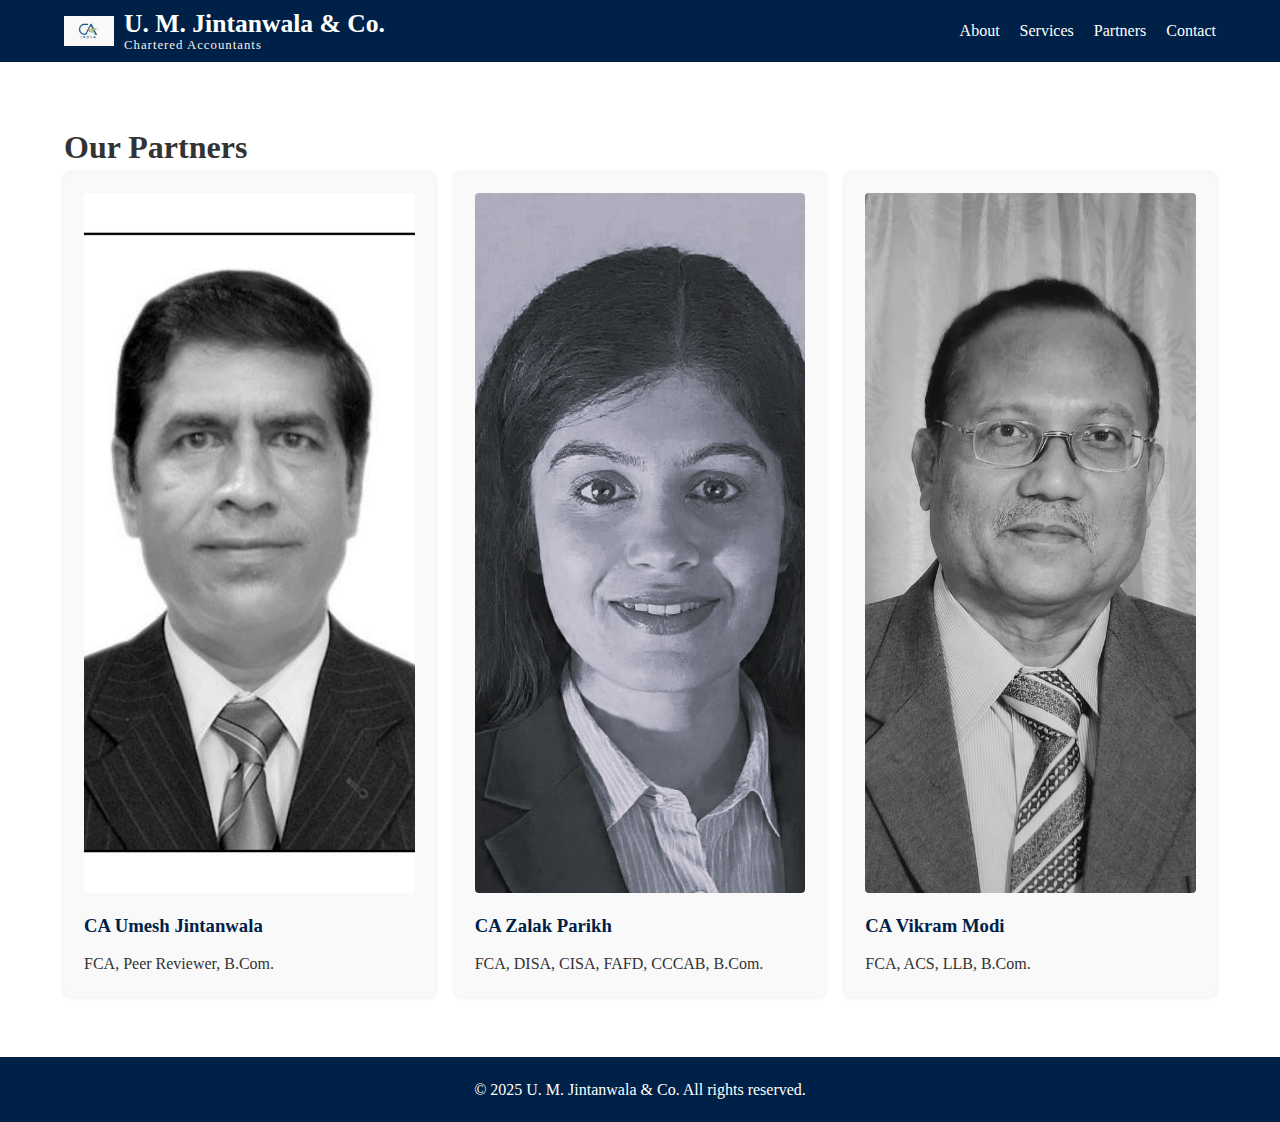
<file: partners.html>
<!DOCTYPE html>
<html lang="en">
<head>
  <meta charset="UTF-8">
  <title>Our Partners | U. M. Jintanwala & Co.</title>
  <!-- Use the same stylesheet as other pages -->
  <link rel="stylesheet" href="styles.css">
    <link rel="icon" type="image/png" href="favicon.png">
    <link rel="shortcut icon" href="favicon.png">
    <link rel="apple-touch-icon" href="favicon.png">
</head>
<body>
  <!-- Shared header with navigation -->
  <header>
    <nav class="navbar">
      <div class="container">
        <div class="logo">
          <img src="calogonew.webp" alt="ICAI CA Logo" class="ca-logo">
          <div class="logo-text">
            <span class="firm-name">U. M. Jintanwala &amp; Co.</span>
            <span class="designation">Chartered Accountants</span>
          </div>
        </div>
        <ul class="nav-links">
          <!-- Link back to the about section on the home page -->
          <li><a href="index.html#about">About</a></li>
          <!-- Link to the services page -->
          <li><a href="services.html">Services</a></li>
          <!-- Current page (partners) -->
          <li><a href="partners.html" class="active">Partners</a></li>
          <!-- Contact section on the home page -->
          <li><a href="index.html#contact">Contact</a></li>
        </ul>
      </div>
    </nav>
  </header>

  <!-- Partners content -->
  <section class="partners section">
    <div class="container">
      <h1>Our Partners</h1>
      <div class="partners-grid">
        <div class="partner-card">
          <img src="umesh_bw.jpg" alt="CA Umesh Jintanwala" class="partner-photo">
          <h3>CA Umesh Jintanwala</h3>
          <p>FCA, Peer Reviewer, B.Com.</p>
        </div>
        <div class="partner-card">
          <img src="zalak_bw.jpeg" alt="CA Zalak Parikh" class="partner-photo">
          <h3>CA Zalak Parikh</h3>
          <p>FCA, DISA, CISA, FAFD, CCCAB, B.Com.</p>
        </div>
        <div class="partner-card">
          <img src="vikram_bw.jpg" alt="CA Vikram Modi" class="partner-photo">
          <h3>CA Vikram Modi</h3>
          <p>FCA, ACS, LLB, B.Com.</p>
        </div>
      </div>
    </div>
  </section>

  <!-- Footer -->
  <footer>
    <div class="container">
      <p>&copy; 2025 U. M. Jintanwala &amp; Co. All rights reserved.</p>
    </div>
  </footer>
</body>
</html>
</file>
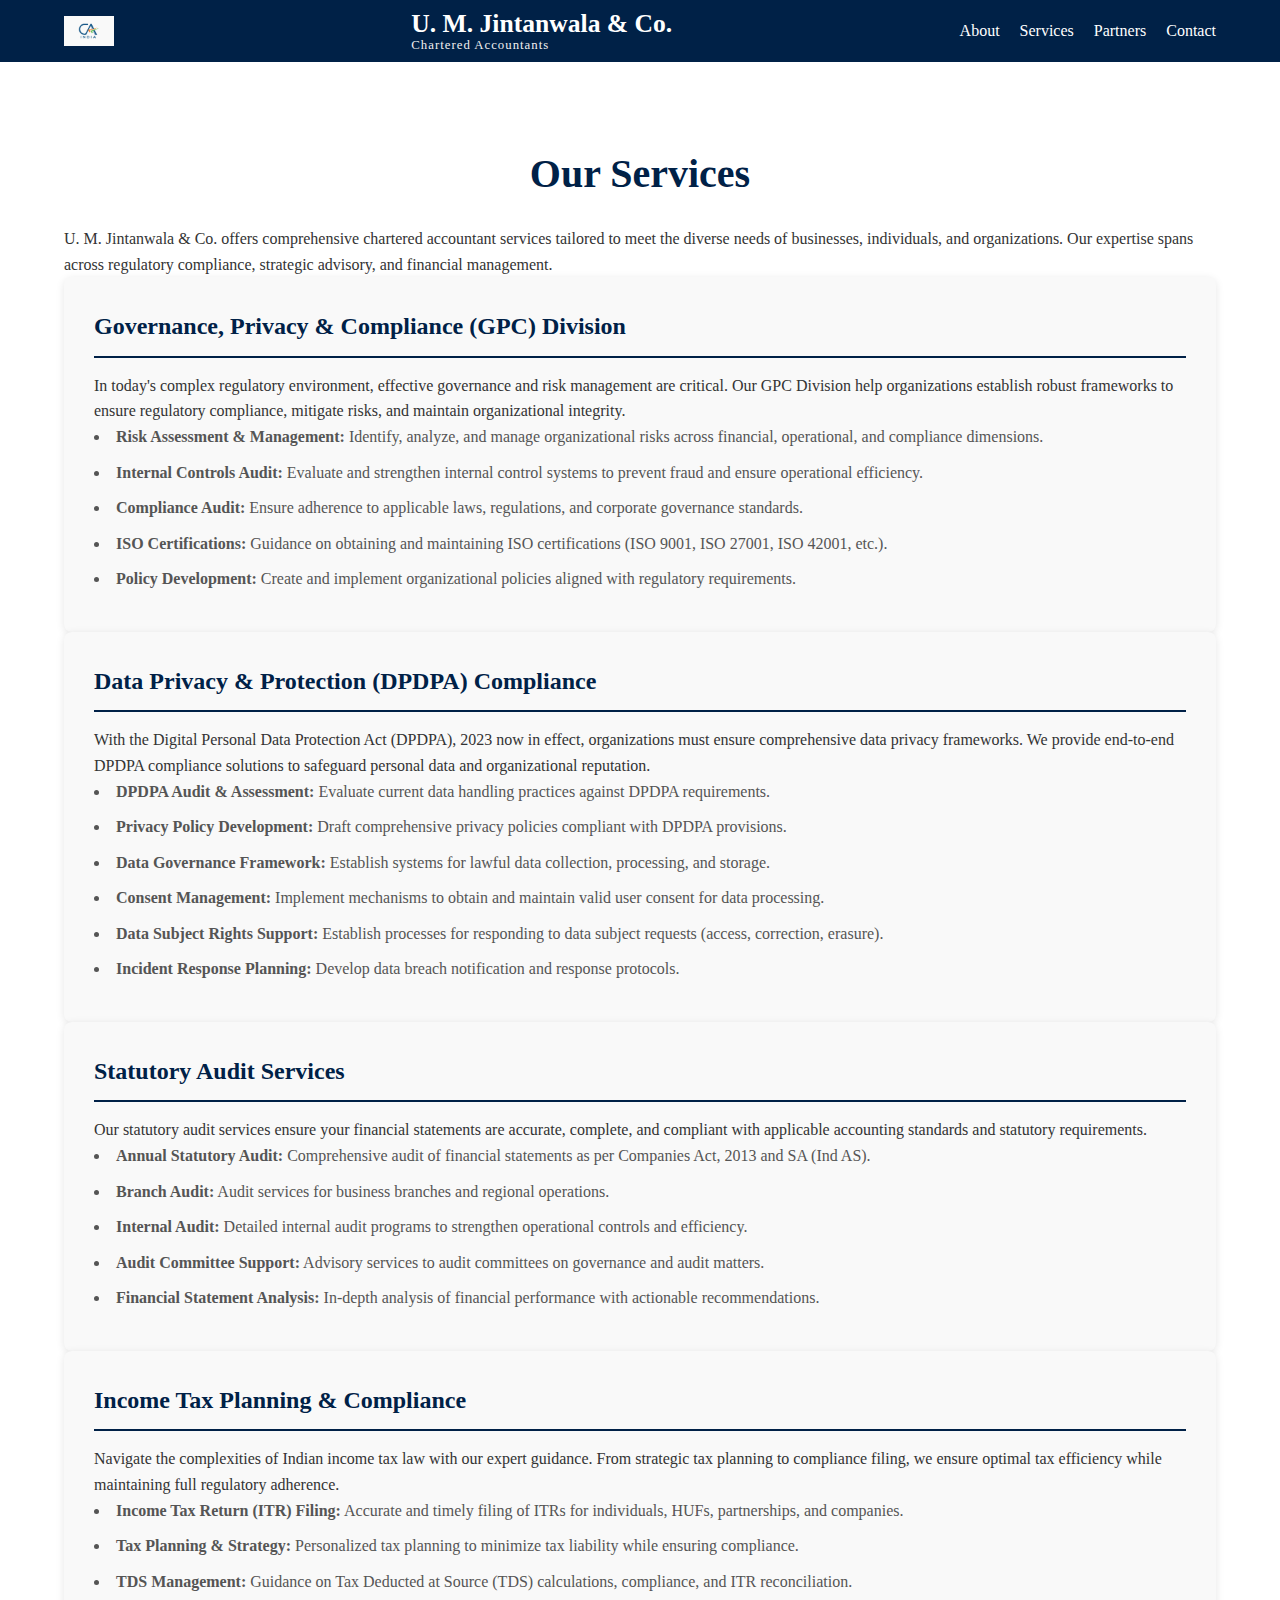
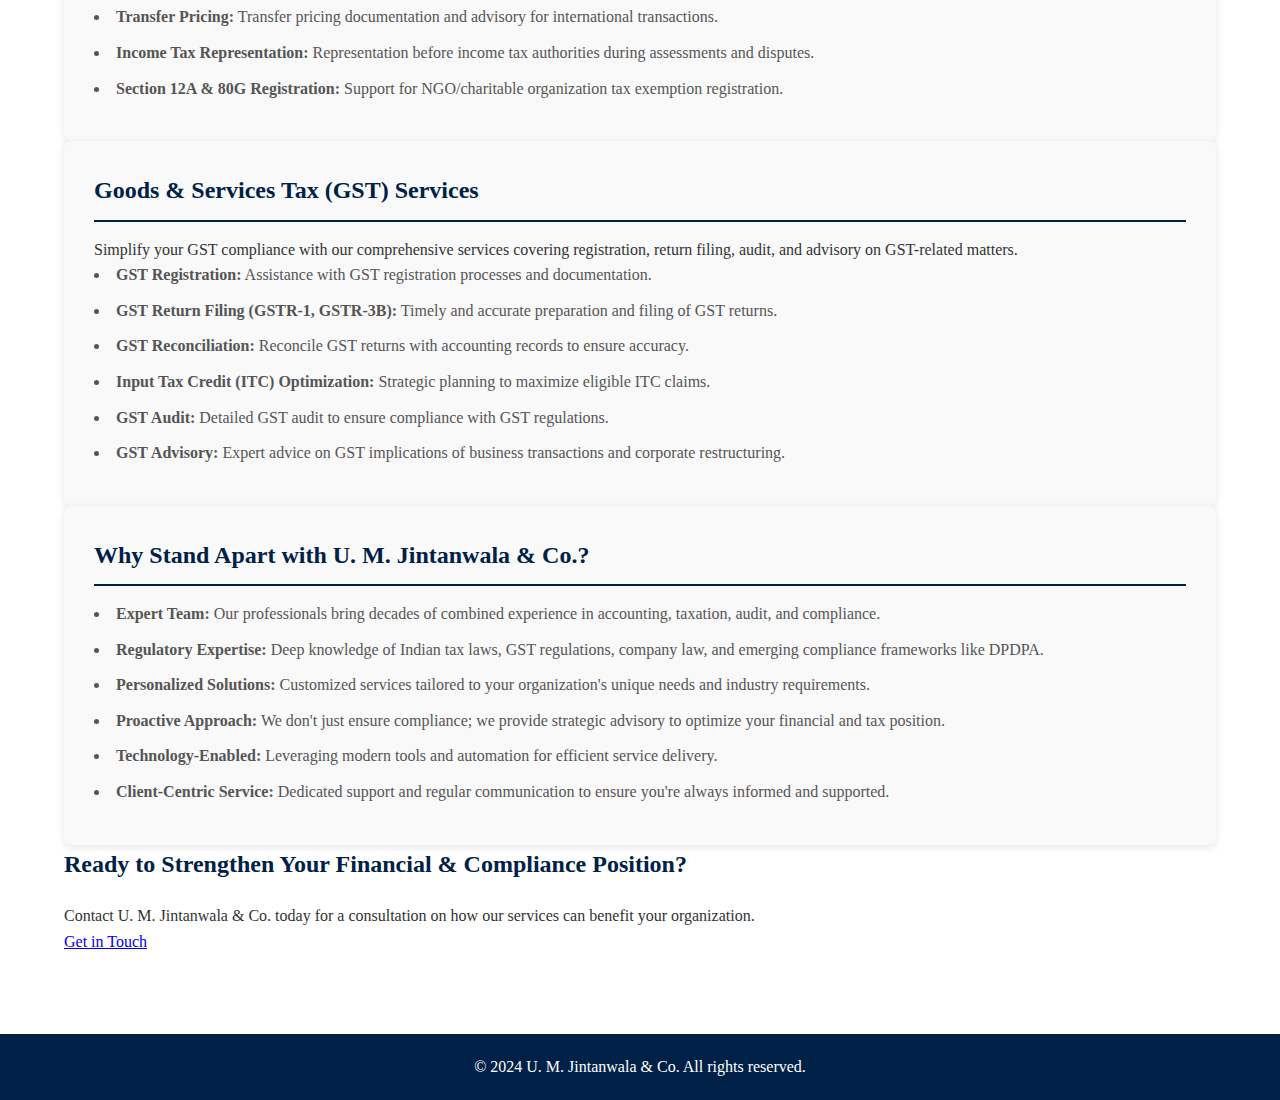
<file: services.html>
<!DOCTYPE html>
<html lang="en">
<head>
    <meta charset="UTF-8">
    <meta name="viewport" content="width=device-width, initial-scale=1.0">
    <title>Chartered Accountants Services | GPC, DPDPA, Audit & Tax | U. M. Jintanwala & Co.</title>
    <meta name="description" content="Comprehensive chartered accountant services including GPC, DPDPA compliance, statutory audit, income tax planning, and GST services in Ahmedabad by U. M. Jintanwala & Co.">
    <meta name="keywords" content="chartered accountants, GPC Division, DPDPA compliance, statutory audit, income tax, GST services, Ahmedabad">
    <meta name="author" content="U. M. Jintanwala & Co.">
    <meta property="og:title" content="Chartered Accountants Services | GPC, DPDPA, Audit & Tax">
    <meta property="og:description" content="Expert CA services for GPC, DPDPA, audit, tax planning, and GST compliance.">
    <link rel="stylesheet" href="styles.css">
      <link rel="icon" type="image/png" href="favicon.png">
        <link rel="shortcut icon" href="favicon.png">
        <link rel="apple-touch-icon" href="favicon.png">
</head>
<body>
    <header>
        <nav class="navbar">
            <div class="container">
                <div class="logo">
                    <img src="calogonew.webp" alt="ICAI CA Logo" class="ca-logo">
                </div>
                <div class="logo-text">
                    <span class="firm-name">U. M. Jintanwala & Co.</span>
                    <span class="designation">Chartered Accountants</span>
                </div>
                <ul class="nav-links">
                    <li><a href="index.html#about">About</a></li>
                    <li><a href="services.html">Services</a></li>
                    <li><a href="partners.html">Partners</a></li>
                    <li><a href="index.html#contact">Contact</a></li>
                </ul>
            </div>
        </nav>
    </header>

    <section class="services-details section">
        <div class="container">
            <h1>Our Services</h1>
            <p class="section-intro">U. M. Jintanwala & Co. offers comprehensive chartered accountant services tailored to meet the diverse needs of businesses, individuals, and organizations. Our expertise spans across regulatory compliance, strategic advisory, and financial management.</p>

            <!-- Governance, Privacy & Compliance (GPC) Division -->
            <div class="service-detail">
                <h2>Governance, Privacy & Compliance (GPC) Division</h2>
                <p>In today's complex regulatory environment, effective governance and risk management are critical. Our GPC Division help organizations establish robust frameworks to ensure regulatory compliance, mitigate risks, and maintain organizational integrity.</p>
                <ul>
                    <li><strong>Risk Assessment & Management:</strong> Identify, analyze, and manage organizational risks across financial, operational, and compliance dimensions.</li>
                    <li><strong>Internal Controls Audit:</strong> Evaluate and strengthen internal control systems to prevent fraud and ensure operational efficiency.</li>
                    <li><strong>Compliance Audit:</strong> Ensure adherence to applicable laws, regulations, and corporate governance standards.</li>
                    <li><strong>ISO Certifications:</strong> Guidance on obtaining and maintaining ISO certifications (ISO 9001, ISO 27001, ISO 42001, etc.).</li>
                    <li><strong>Policy Development:</strong> Create and implement organizational policies aligned with regulatory requirements.</li>
                </ul>
            </div>

            <!-- Data Privacy & Protection (DPDPA) Services -->
            <div class="service-detail">
                <h2>Data Privacy & Protection (DPDPA) Compliance</h2>
                <p>With the Digital Personal Data Protection Act (DPDPA), 2023 now in effect, organizations must ensure comprehensive data privacy frameworks. We provide end-to-end DPDPA compliance solutions to safeguard personal data and organizational reputation.</p>
                <ul>
                    <li><strong>DPDPA Audit & Assessment:</strong> Evaluate current data handling practices against DPDPA requirements.</li>
                    <li><strong>Privacy Policy Development:</strong> Draft comprehensive privacy policies compliant with DPDPA provisions.</li>
                    <li><strong>Data Governance Framework:</strong> Establish systems for lawful data collection, processing, and storage.</li>
                    <li><strong>Consent Management:</strong> Implement mechanisms to obtain and maintain valid user consent for data processing.</li>
                    <li><strong>Data Subject Rights Support:</strong> Establish processes for responding to data subject requests (access, correction, erasure).</li>
                    <li><strong>Incident Response Planning:</strong> Develop data breach notification and response protocols.</li>
                </ul>
            </div>

            <!-- Statutory Audit Services -->
            <div class="service-detail">
                <h2>Statutory Audit Services</h2>
                <p>Our statutory audit services ensure your financial statements are accurate, complete, and compliant with applicable accounting standards and statutory requirements.</p>
                <ul>
                    <li><strong>Annual Statutory Audit:</strong> Comprehensive audit of financial statements as per Companies Act, 2013 and SA (Ind AS).</li>
                    <li><strong>Branch Audit:</strong> Audit services for business branches and regional operations.</li>
                    <li><strong>Internal Audit:</strong> Detailed internal audit programs to strengthen operational controls and efficiency.</li>
                    <li><strong>Audit Committee Support:</strong> Advisory services to audit committees on governance and audit matters.</li>
                    <li><strong>Financial Statement Analysis:</strong> In-depth analysis of financial performance with actionable recommendations.</li>
                </ul>
            </div>

            <!-- Income Tax Planning & Compliance -->
            <div class="service-detail">
                <h2>Income Tax Planning & Compliance</h2>
                <p>Navigate the complexities of Indian income tax law with our expert guidance. From strategic tax planning to compliance filing, we ensure optimal tax efficiency while maintaining full regulatory adherence.</p>
                <ul>
                    <li><strong>Income Tax Return (ITR) Filing:</strong> Accurate and timely filing of ITRs for individuals, HUFs, partnerships, and companies.</li>
                    <li><strong>Tax Planning & Strategy:</strong> Personalized tax planning to minimize tax liability while ensuring compliance.</li>
                    <li><strong>TDS Management:</strong> Guidance on Tax Deducted at Source (TDS) calculations, compliance, and ITR reconciliation.</li>
                    <li><strong>Transfer Pricing:</strong> Transfer pricing documentation and advisory for international transactions.</li>
                    <li><strong>Income Tax Representation:</strong> Representation before income tax authorities during assessments and disputes.</li>
                    <li><strong>Section 12A & 80G Registration:</strong> Support for NGO/charitable organization tax exemption registration.</li>
                </ul>
            </div>

            <!-- GST Services -->
            <div class="service-detail">
                <h2>Goods & Services Tax (GST) Services</h2>
                <p>Simplify your GST compliance with our comprehensive services covering registration, return filing, audit, and advisory on GST-related matters.</p>
                <ul>
                    <li><strong>GST Registration:</strong> Assistance with GST registration processes and documentation.</li>
                    <li><strong>GST Return Filing (GSTR-1, GSTR-3B):</strong> Timely and accurate preparation and filing of GST returns.</li>
                    <li><strong>GST Reconciliation:</strong> Reconcile GST returns with accounting records to ensure accuracy.</li>
                    <li><strong>Input Tax Credit (ITC) Optimization:</strong> Strategic planning to maximize eligible ITC claims.</li>
                    <li><strong>GST Audit:</strong> Detailed GST audit to ensure compliance with GST regulations.</li>
                    <li><strong>GST Advisory:</strong> Expert advice on GST implications of business transactions and corporate restructuring.</li>
                </ul>
            </div>

            <!-- Why Choose U. M. Jintanwala & Co.? -->
            <div class="service-detail why-stand-apart">
                <h2>Why Stand Apart with U. M. Jintanwala & Co.?</h2>
                <ul>
                    <li><strong>Expert Team:</strong> Our professionals bring decades of combined experience in accounting, taxation, audit, and compliance.</li>
                    <li><strong>Regulatory Expertise:</strong> Deep knowledge of Indian tax laws, GST regulations, company law, and emerging compliance frameworks like DPDPA.</li>
                    <li><strong>Personalized Solutions:</strong> Customized services tailored to your organization's unique needs and industry requirements.</li>
                    <li><strong>Proactive Approach:</strong> We don't just ensure compliance; we provide strategic advisory to optimize your financial and tax position.</li>
                    <li><strong>Technology-Enabled:</strong> Leveraging modern tools and automation for efficient service delivery.</li>
                    <li><strong>Client-Centric Service:</strong> Dedicated support and regular communication to ensure you're always informed and supported.</li>
                </ul>
            </div>

            <!-- Call to Action -->
            <div class="cta-section">
                <h2>Ready to Strengthen Your Financial & Compliance Position?</h2>
                <p>Contact U. M. Jintanwala & Co. today for a consultation on how our services can benefit your organization.</p>
                <a href="index.html#contact" class="cta-button">Get in Touch</a>
            </div>
        </div>
    </section>

    <footer>
        <p>&copy; 2024 U. M. Jintanwala & Co. All rights reserved.</p>
    </footer>
</body>
</html>
</file>
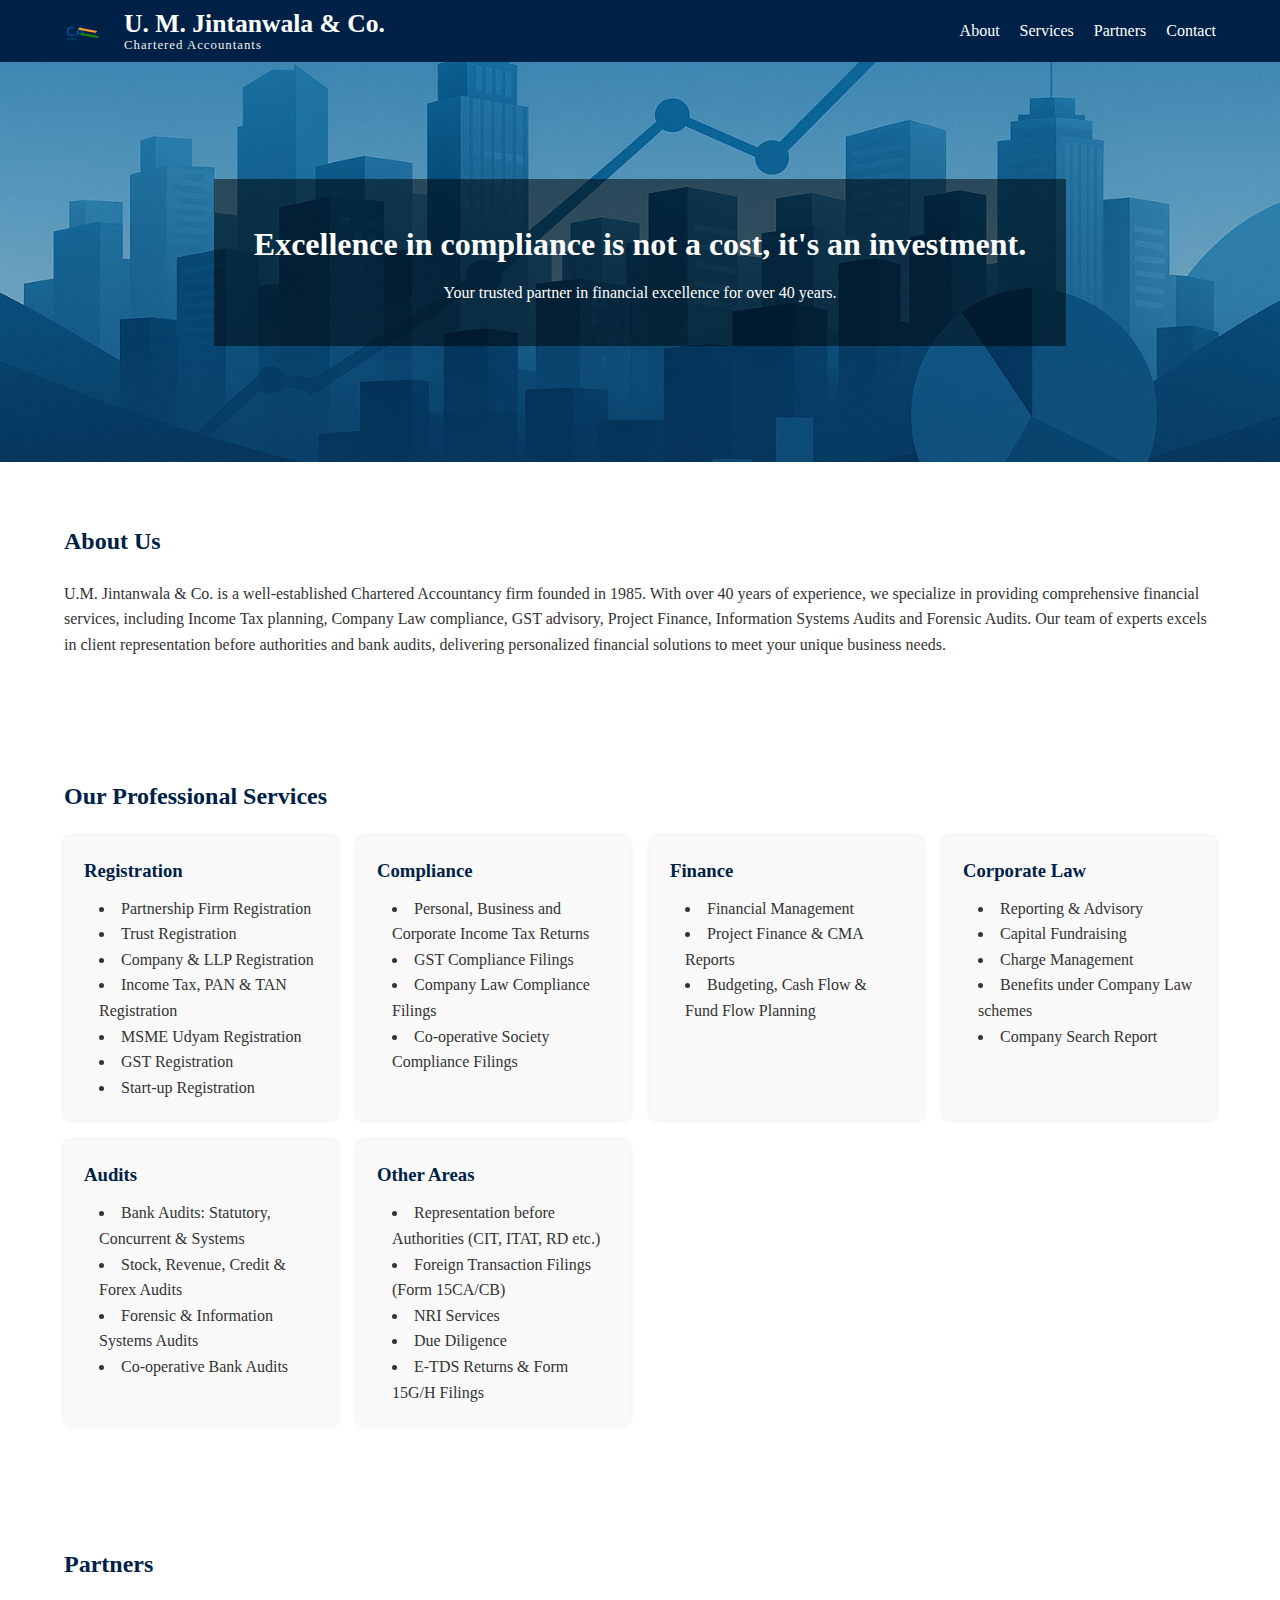
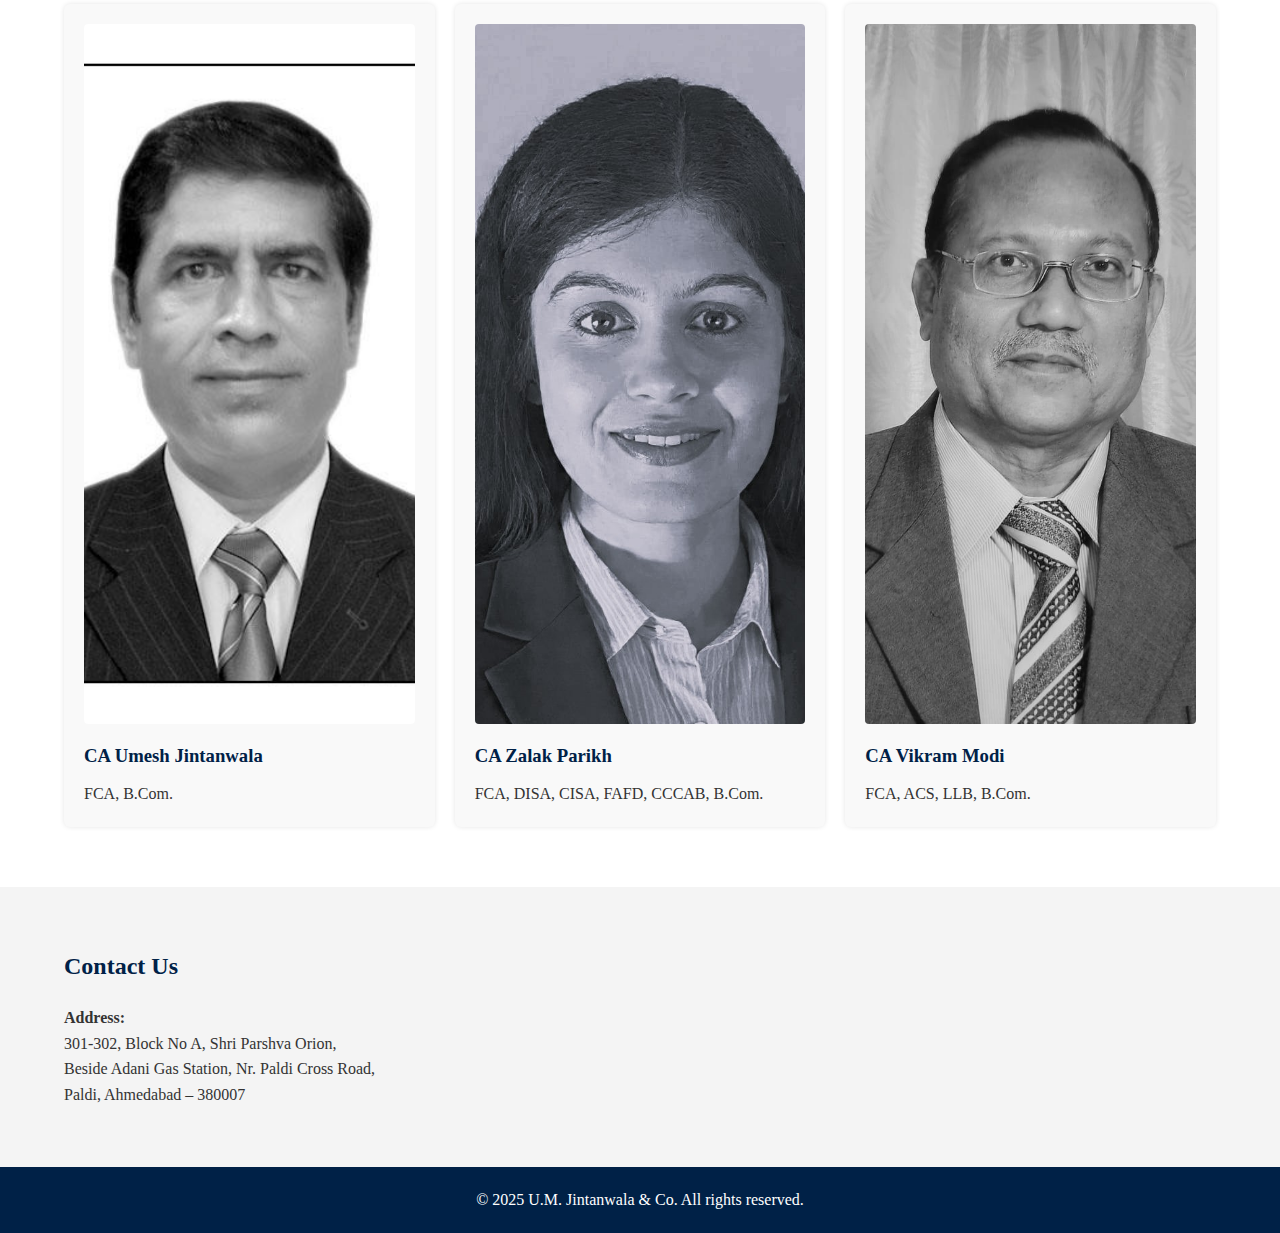
<file: updated_index.html>
<!DOCTYPE html>
<html lang="en">
<head>
  <meta charset="UTF-8">
  <title>U. M. Jintanwala & Co. - Chartered Accountants</title>
  <link rel="stylesheet" href="styles.css">
    <link rel="icon" type="image/png" href="favicon.png">
    <link rel="shortcut icon" href="favicon.png">
    <link rel="apple-touch-icon" href="favicon.png">
</head>
<body>
  <header>
    <nav class="navbar">
      <div class="container">
        <div class="logo">
          <img src="ca_logo_new.png" alt="ICAI CA Logo" class="ca-logo">
          <div class="logo-text">
            <span class="firm-name">U. M. Jintanwala & Co.</span>
            <span class="designation">Chartered Accountants</span>
          </div>
        </div>
        <ul class="nav-links">
          <li><a href="#about">About</a></li>
          <li><a href="#services">Services</a></li>
          <li><a href="#partners">Partners</a></li>
          <li><a href="#contact">Contact</a></li>
        </ul>
      </div>
    </nav>
    <section class="hero">
      <div class="hero-overlay">
        <h1>Excellence in compliance is not a cost, it's an investment.</h1>
        <p>Your trusted partner in financial excellence for over 40 years.</p>
      </div>
    </section>
  </header>

  <section id="about" class="about section">
    <div class="container">
      <h2>About Us</h2>
      <p>U.M. Jintanwala &amp; Co. is a well-established Chartered Accountancy firm founded in 1985. With over 40 years of experience, we specialize in providing comprehensive financial services, including Income Tax planning, Company Law compliance, GST advisory, Project Finance, Information Systems Audits and Forensic Audits. Our team of experts excels in client representation before authorities and bank audits, delivering personalized financial solutions to meet your unique business needs.</p>
    </div>
  </section>

  <section id="services" class="services section">
    <div class="container">
      <h2>Our Professional Services</h2>
      <div class="services-grid">
        <div class="service-card">
          <h3>Registration</h3>
          <ul>
            <li>Partnership Firm Registration</li>
            <li>Trust Registration</li>
            <li>Company &amp; LLP Registration</li>
            <li>Income Tax, PAN &amp; TAN Registration</li>
            <li>MSME Udyam Registration</li>
            <li>GST Registration</li>
            <li>Start-up Registration</li>
          </ul>
        </div>
        <div class="service-card">
          <h3>Compliance</h3>
          <ul>
            <li>Personal, Business and Corporate Income Tax Returns</li>
            <li>GST Compliance Filings</li>
            <li>Company Law Compliance Filings</li>
            <li>Co-operative Society Compliance Filings</li>
          </ul>
        </div>
        <div class="service-card">
          <h3>Finance</h3>
          <ul>
            <li>Financial Management</li>
            <li>Project Finance &amp; CMA Reports</li>
            <li>Budgeting, Cash Flow &amp; Fund Flow Planning</li>
          </ul>
        </div>
        <div class="service-card">
          <h3>Corporate Law</h3>
          <ul>
            <li>Reporting &amp; Advisory</li>
            <li>Capital Fundraising</li>
            <li>Charge Management</li>
            <li>Benefits under Company Law schemes</li>
            <li>Company Search Report</li>
          </ul>
        </div>
        <div class="service-card">
          <h3>Audits</h3>
          <ul>
            <li>Bank Audits: Statutory, Concurrent &amp; Systems</li>
            <li>Stock, Revenue, Credit &amp; Forex Audits</li>
            <li>Forensic &amp; Information Systems Audits</li>
            <li>Co-operative Bank Audits</li>
          </ul>
        </div>
        <div class="service-card">
          <h3>Other Areas</h3>
          <ul>
            <li>Representation before Authorities (CIT, ITAT, RD etc.)</li>
            <li>Foreign Transaction Filings (Form 15CA/CB)</li>
            <li>NRI Services</li>
            <li>Due Diligence</li>
            <li>E-TDS Returns &amp; Form 15G/H Filings</li>
          </ul>
        </div>
      </div>
    </div>
  </section>

  <section id="partners" class="partners section">
    <div class="container">
      <h2>Partners</h2>
      <div class="partners-grid">
        <div class="partner-card">
          <img src="umesh_bw.jpg" alt="CA Umesh Jintanwala" class="partner-photo">
          <h3>CA Umesh Jintanwala</h3>
          <p>FCA, B.Com.</p>
        </div>
        <div class="partner-card">
          <img src="zalak_bw.jpeg" alt="CA Zalak Parikh" class="partner-photo">
          <h3>CA Zalak Parikh</h3>
          <p>FCA, DISA, CISA, FAFD, CCCAB, B.Com.</p>
        </div>
        <div class="partner-card">
          <img src="vikram_bw.jpg" alt="CA Vikram Modi" class="partner-photo">
          <h3>CA Vikram Modi</h3>
          <p>FCA, ACS, LLB, B.Com.</p>
        </div>
      </div>
    </div>
  </section>

  <section id="contact" class="contact section">
    <div class="container">
      <h2>Contact Us</h2>
      <p><strong>Address:</strong><br>
        301-302, Block No A, Shri Parshva Orion,<br>
        Beside Adani Gas Station, Nr. Paldi Cross Road,<br>
        Paldi, Ahmedabad – 380007
      </p>
    </div>
  </section>

  <footer>
    <div class="container">
      <p>&copy; 2025 U.M. Jintanwala &amp; Co. All rights reserved.</p>
    </div>
  </footer>
</body>
</html>
</file>
<file: styles.css>
/* Global styles */
* {
  margin: 0;
  padding: 0;
  box-sizing: border-box;
  font-family: Cambria, Cambria;
}

body {
  line-height: 1.6;
  color: #333;
}

/* Navigation bar */
.navbar {
  background: #002147; /* dark blue like CA logo */
  color: #fff;
  padding: 10px 0;
}

.navbar .container {
  display: flex;
  justify-content: space-between;
  align-items: center;
}

.logo {
  display: flex;
  align-items: center;
}

.ca-logo {
  width: 50px;
  height: auto;
  margin-right: 10px;
}

.logo-text {
  display: flex;
  flex-direction: column;
  line-height: 1.1;
}

.firm-name {
  font-size: 1.6rem;
  font-weight: bold;
  color: #fff;
}

.designation {
  font-size: 0.8rem;
  color: #f0f0f0;
  letter-spacing: 1px;
}

.nav-links {
  list-style: none;
  display: flex;
  gap: 20px;
}

.nav-links a {
  color: #fff;
  text-decoration: none;
  font-weight: 500;
}

.nav-links a:hover {
  text-decoration: underline;
}

/* Hero section */
.hero {
  background-image: url('2f6a6d0f-468d-46d7-b054-64fb78fa748e.png');
  background-size: cover;
  background-position: center;
  position: relative;
  height: 400px;
  display: flex;
  align-items: center;
  justify-content: center;
}

.hero-overlay {
  background: rgba(0, 0, 0, 0.5);
  padding: 40px;
  text-align: center;
  color: #fff;
}

.hero-overlay h1 {
  font-size: 2rem;
  margin-bottom: 10px;
}

/* Sections */
.section {
  padding: 60px 0;
}

.container {
  width: 90%;
  max-width: 1200px;
  margin: 0 auto;
}

h2 {
  margin-bottom: 20px;
  color: #002147;
}

/* Services and partners grids */
.services-grid,
.partners-grid {
  display: grid;
  grid-template-columns: repeat(auto-fit, minmax(250px, 1fr));
  gap: 20px;
}

.service-card,
.partner-card {
  background: #f9f9f9;
  padding: 20px;
  border-radius: 6px;
  box-shadow: 0 0 5px rgba(0,0,0,0.1);
}

.service-card h3,
.partner-card h3 {
  margin-bottom: 10px;
  color: #002147;
}

.service-card ul {
  list-style: disc inside;
  margin-left: 15px;
}

/* Adjust partner profile images to ensure heads are visible.
 * Keeping a fixed height provides a consistent card layout, while
 * object-position: center prevents both top and bottom cropping.
 */
.partner-photo {
  width: 100%;
  height: 700px;
  object-fit: cover;
  /* Center the image so that neither the top nor bottom is disproportionately cropped */
  object-position: center;
  border-radius: 4px;
  margin-bottom: 10px;
}

/* Contact section */
.contact {
  background: #f4f4f4;
}

/* Footer */
footer {
  background: #002147;
  color: #fff;
  text-align: center;
  padding: 20px 0;
}

/* Services Details Page */
.services-details {
  padding: 80px 0;
}

.services-details h1 {
  color: #002147;
  font-size: 2.5rem;
  margin-bottom: 20px;
  text-align: center;
}

.services-details .intro {
  text-align: center;
  font-size: 1.1rem;
  color: #666;
  margin-bottom: 50px;
}

.services-list {
  display: grid;
  grid-template-columns: repeat(auto-fit, minmax(350px, 1fr));
  gap: 30px;
}

.service-detail {
  background: #f9f9f9;
  padding: 30px;
  border-radius: 8px;
  box-shadow: 0 2px 8px rgba(0,0,0,0.1);
  transition: transform 0.3s ease, box-shadow 0.3s ease;
}

.service-detail:hover {
  transform: translateY(-5px);
  box-shadow: 0 4px 15px rgba(0,0,0,0.15);
}

.service-detail h2 {
  color: #002147;
  margin-bottom: 15px;
  font-size: 1.5rem;
  border-bottom: 2px solid #002147;
  padding-bottom: 10px;
}

.service-detail ul {
  list-style: disc inside;
  margin-left: 0;
}

.service-detail li {
  margin-bottom: 10px;
  color: #555;
  line-height: 1.6;
}
</file>
